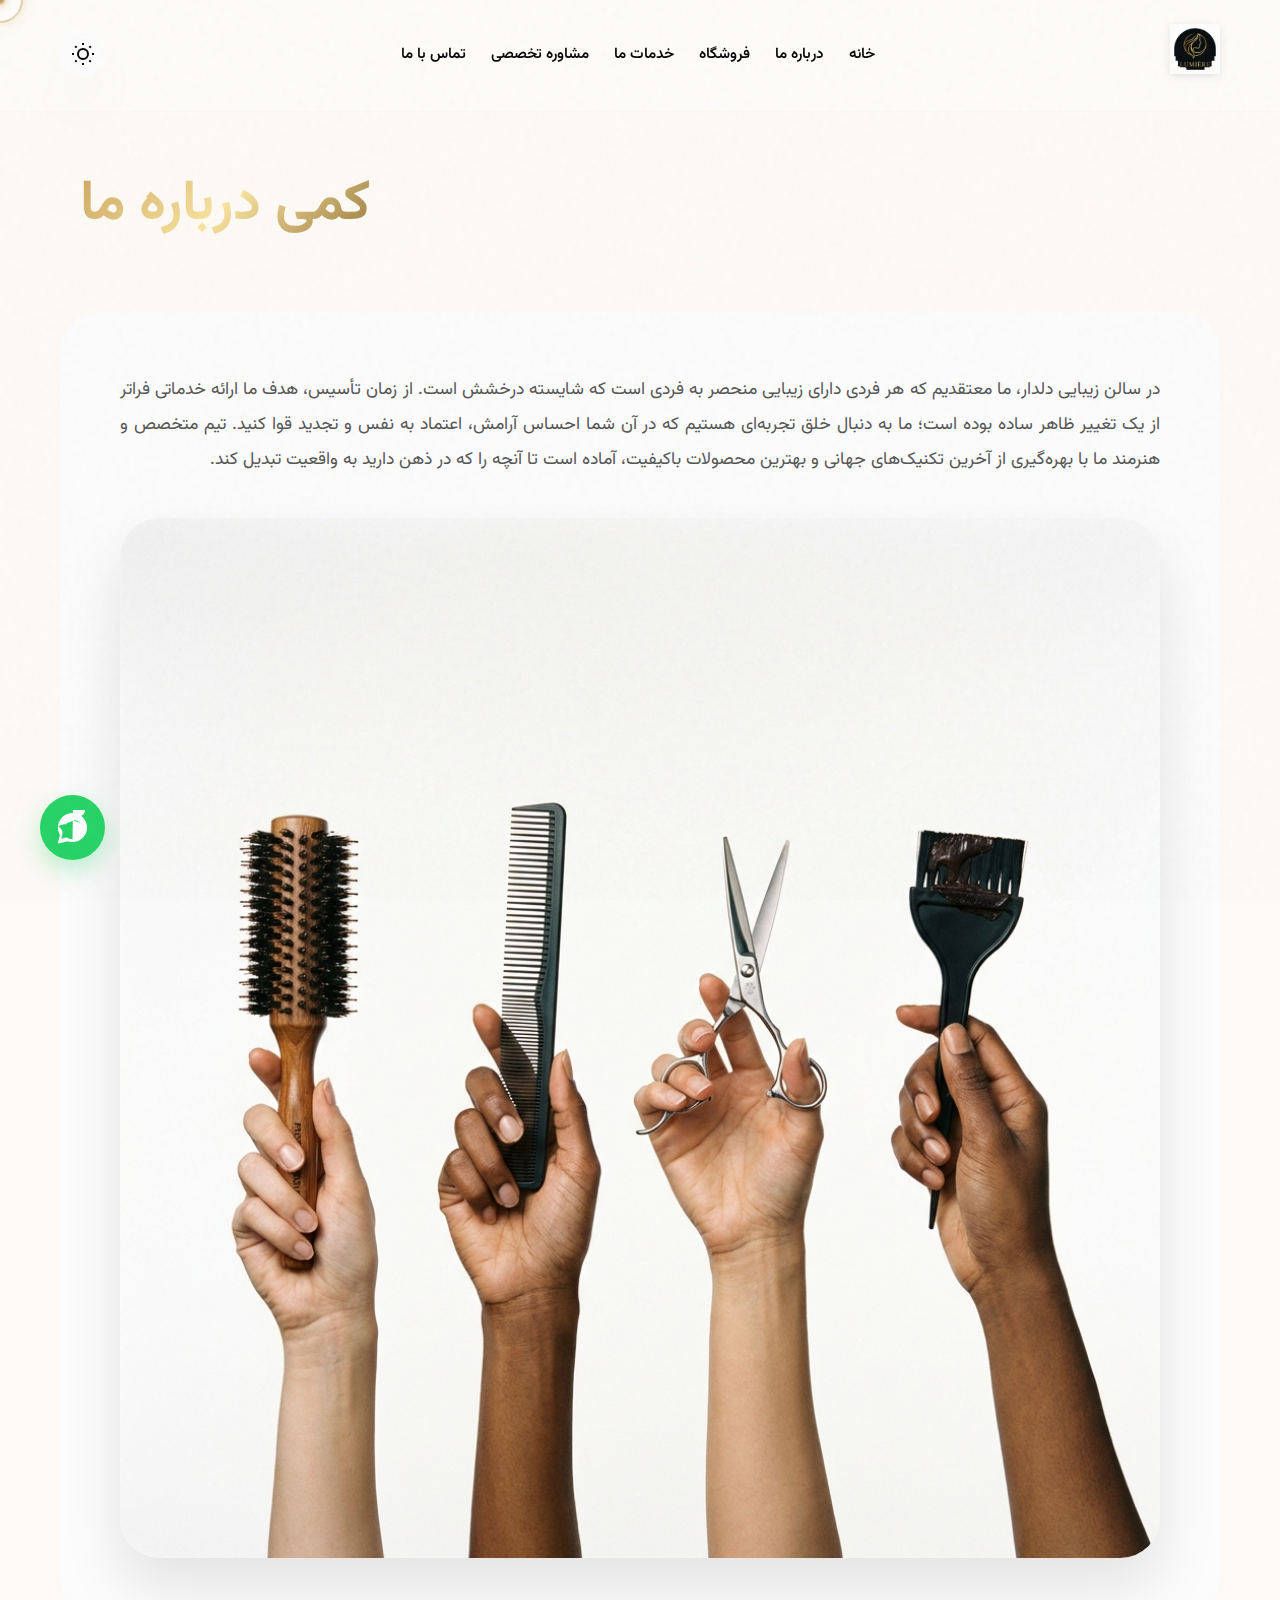
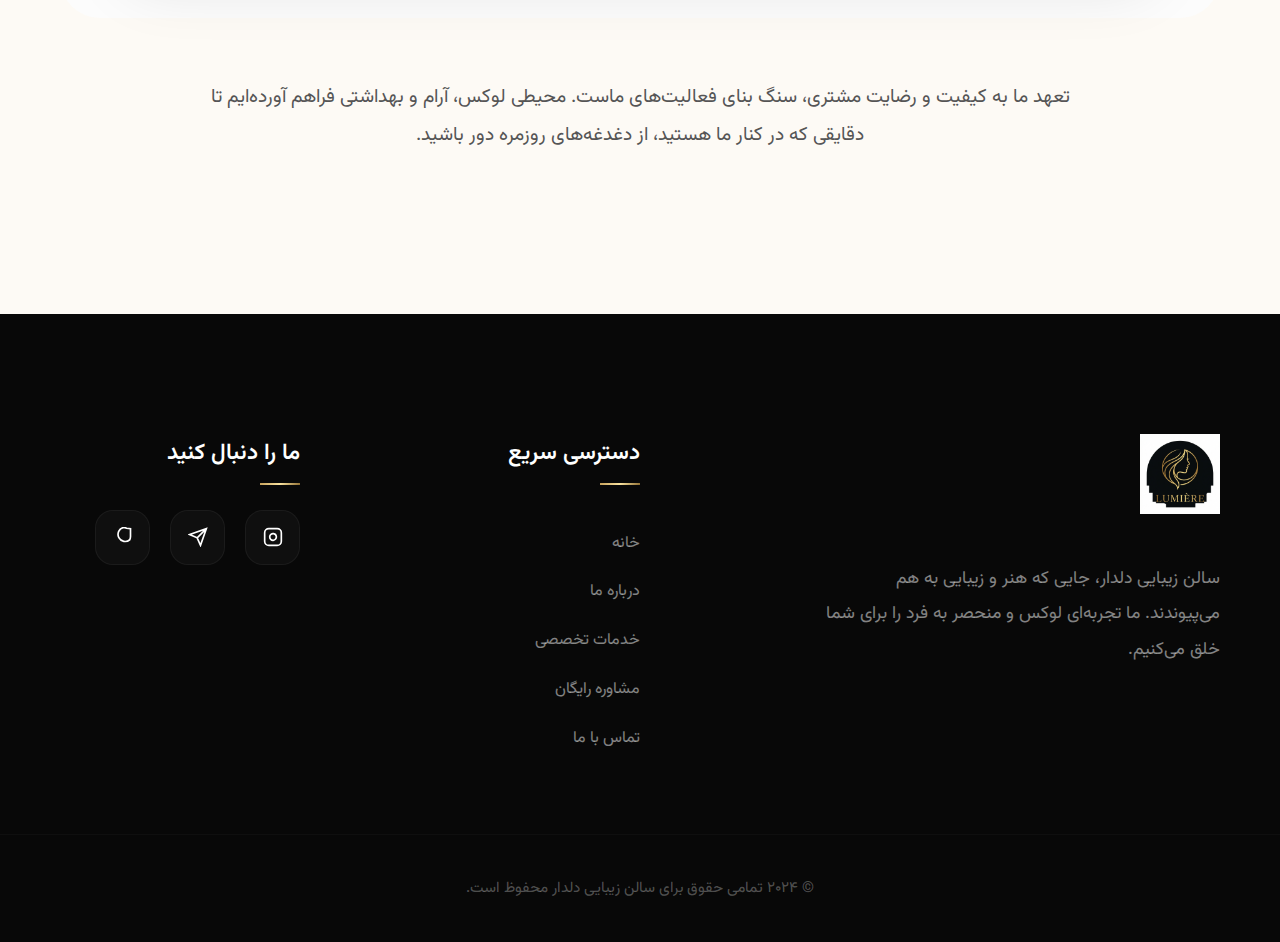
<file: about.html>
<!DOCTYPE html>
<html lang="fa" dir="rtl">

<head>
    <meta charset="UTF-8">
    <meta name="viewport" content="width=device-width, initial-scale=1.0">
    <title>درباره ما | سالن زیبایی دلدار - برترین مرکز تخصصی زیبایی در تهران</title>
    <meta name="description"
        content="با تیم متخصص و هنرمند سالن زیبایی دلدار آشنا شوید. ما تجربه‌ای لوکس و منحصر به فرد از خدمات زیبایی و مراقبتی را برای شما خلق می‌کنیم.">
    <link rel="canonical" href="https://hamedkhomjani.github.io/deldar_beauty/about.html">

    <!-- Open Graph / Facebook -->
    <meta property="og:type" content="website">
    <meta property="og:url" content="https://hamedkhomjani.github.io/deldar_beauty/about.html">
    <meta property="og:title" content="درباره ما | سالن زیبایی دلدار">
    <meta property="og:description" content="آشنایی با تاریخچه، اهداف و تیم متخصص سالن زیبایی دلدار.">
    <meta property="og:image" content="https://hamedkhomjani.github.io/deldar_beauty/assets/images/logo.png">

    <link rel="stylesheet" href="style.css">
    <link rel="preconnect" href="https://fonts.googleapis.com">
    <link rel="preconnect" href="https://fonts.gstatic.com" crossorigin>
    <link href="https://fonts.googleapis.com/css2?family=Vazirmatn:wght@100;400;700&display=swap" rel="stylesheet">
    <style>
        /* Specific Styles for About Page to match the provided design */
        .about-page-content {
            padding-top: 150px;
            padding-bottom: 100px;
            background-color: var(--bg-primary);
        }

        .about-header {
            display: flex;
            justify-content: space-between;
            align-items: center;
            margin-bottom: 60px;
        }

        .about-title {
            font-size: 3.5rem;
            font-weight: 700;
            color: var(--text-primary);
            margin-bottom: 50px;
            text-align: left;
            padding-left: 20px;
        }

        .about-content-box {
            background: var(--bg-secondary);
            border-radius: 40px;
            padding: 60px;
            margin-bottom: 50px;
        }

        .about-text {
            font-size: 1.1rem;
            color: var(--text-secondary);
            line-height: 2;
            margin-bottom: 40px;
            text-align: justify;
        }

        .about-image-container {
            width: 100%;
            border-radius: 20px;
            overflow: hidden;
        }

        .about-image-container img {
            width: 100%;
            display: block;
        }

        .about-extra-text {
            font-size: 1.2rem;
            color: var(--text-secondary);
            line-height: 2;
            text-align: center;
            margin: 60px auto;
            max-width: 900px;
        }

        /* Unique About Footer */
        .about-footer {
            margin-top: 100px;
            padding-bottom: 50px;
        }

        .footer-divider-container {
            display: flex;
            align-items: center;
            gap: 20px;
            margin-bottom: 40px;
        }

        .footer-line {
            flex: 1;
            height: 1px;
            background: var(--glass-border);
        }

        .footer-center-logo {
            width: 60px;
            height: 60px;
        }

        .about-footer-links {
            display: flex;
            justify-content: center;
            gap: 40px;
            flex-wrap: wrap;
        }

        .about-footer-links a {
            text-decoration: none;
            color: var(--text-primary);
            font-weight: 400;
            font-size: 0.95rem;
            transition: 0.3s;
        }

        .about-footer-links a:hover {
            color: var(--accent-gold);
        }

        @media (max-width: 768px) {
            .about-title {
                font-size: 2.5rem;
            }

            .about-content-box {
                padding: 30px;
            }
        }
    </style>
</head>

<body>
    <div class="cursor-dot"></div>
    <div class="cursor-outline"></div>
    <div class="grain-overlay"></div>

    <a href="https://wa.me/989123456789" class="whatsapp-float" target="_blank" aria-label="WhatsApp">
        <svg viewBox="0 0 24 24" fill="currentColor">
            <path
                d="M12.031 6.172c-2.135 0-4.141 1.099-5.323 2.93a.546.546 0 0 0 .755.755c1.182-1.831 3.188-2.93 5.323-2.93 3.515 0 6.375 2.859 6.375 6.375 0 2.135-1.099 4.141-2.93 5.323a.546.546 0 0 0 .755.755c1.831-1.182 2.93-3.188 2.93-5.323 0-3.515-2.859-6.375-6.375-6.375zM12 2C6.477 2 2 6.477 2 12c0 1.891.524 3.66 1.434 5.168l-1.391 5.093a.547.547 0 0 0 .678.678l5.093-1.391C9.317 21.463 10.59 22 12 22c5.523 0 10-4.477 10-10S17.523 2 12 2zm0 18.125c-1.465 0-2.812-.445-3.945-1.195a.547.547 0 0 0-.492-.047l-3.328.914.914-3.328a.547.547 0 0 0-.047-.492c-.75-.1.1.1.1-1.133-1.195-3-2.227-2.812-2.812-3.945c1.195 0 18.125-5.512 18.125-10 0-4.484-3.641-8.125-8.125-8.125z" />
        </svg>
    </a>

    <div class="mobile-booking-dock">
        <button class="btn-dock-booking" onclick="window.location.href='index.html#contact'">
            <span>رزرو نوبت آنلاین</span>
            <svg width="20" height="20" viewBox="0 0 24 24" fill="none" stroke="currentColor" stroke-width="2.5">
                <path d="M5 12h14M12 5l7 7-7 7" />
            </svg>
        </button>
    </div>
    <header id="main-header">
        <nav class="container">
            <div class="logo">
                <a href="index.html"><img src="assets/images/logo.png" alt="سالن زیبایی دلدار"></a>
            </div>


            <div class="nav-links desktop-only">
                <a href="index.html">خانه</a>
                <a href="about.html" class="active">درباره ما</a>
                <a href="shop.html">فروشگاه</a>
                <a href="index.html#services">خدمات ما</a>
                <a href="index.html#consultation">مشاوره تخصصی</a>
                <a href="index.html#contact">تماس با ما</a>
            </div>
            <div class="header-actions">
                <button id="theme-toggle" class="theme-toggle" aria-label="Toggle Theme">
                    <svg class="sun-icon" viewBox="0 0 24 24" width="24" height="24" fill="none" stroke="currentColor"
                        stroke-width="2">
                        <circle cx="12" cy="12" r="5"></circle>
                        <line x1="12" y1="1" x2="12" y2="3"></line>
                        <line x1="12" y1="21" x2="12" y2="23"></line>
                        <line x1="4.22" y1="4.22" x2="5.64" y2="5.64"></line>
                        <line x1="18.36" y1="18.36" x2="19.78" y2="19.78"></line>
                        <line x1="1" y1="12" x2="3" y2="12"></line>
                        <line x1="21" y1="12" x2="23" y2="12"></line>
                        <line x1="4.22" y1="19.78" x2="5.64" y2="18.36"></line>
                        <line x1="18.36" y1="5.64" x2="19.78" y2="4.22"></line>
                    </svg>
                    <svg class="moon-icon" viewBox="0 0 24 24" width="24" height="24" fill="none" stroke="currentColor"
                        stroke-width="2">
                        <path d="M21 12.79A9 9 0 1 1 11.21 3 7 7 0 0 0 21 12.79z"></path>
                    </svg>
                </button>
                <div class="menu-icon" id="menu-toggle">
                    <svg viewBox="0 0 24 24" width="32" height="32" fill="currentColor">
                        <rect y="4" width="24" height="2" rx="1" />
                        <rect y="11" width="24" height="2" rx="1" />
                        <rect y="18" width="24" height="2" rx="1" />
                    </svg>
                </div>
            </div>
        </nav>
    </header>

    <div id="mobile-menu" class="mobile-menu">
        <div class="close-btn" id="menu-close">&times;</div>
        <a href="index.html">خانه</a>
        <a href="about.html">درباره ما</a>
        <a href="shop.html">فروشگاه</a>
        <a href="index.html#services">خدمات ما</a>
        <a href="index.html#consultation">مشاوره تخصصی</a>
        <a href="index.html#contact">تماس با ما</a>
    </div>

    <div class="container about-page-content">
        <h1 class="about-title">
            <span class="text-gradient">کمی درباره ما</span>
        </h1>

        <div class="about-content-box">
            <p class="about-text">
                در سالن زیبایی دلدار، ما معتقدیم که هر فردی دارای زیبایی منحصر به فردی است که شایسته درخشش است. از زمان
                تأسیس، هدف ما ارائه خدماتی فراتر از یک تغییر ظاهر ساده بوده است؛ ما به دنبال خلق تجربه‌ای هستیم که در آن
                شما احساس آرامش، اعتماد به نفس و تجدید قوا کنید. تیم متخصص و هنرمند ما با بهره‌گیری از آخرین تکنیک‌های
                جهانی و بهترین محصولات باکیفیت، آماده است تا آنچه را که در ذهن دارید به واقعیت تبدیل کند.
            </p>
            <div class="about-image-container" style="border-radius: 40px; box-shadow: 0 30px 60px rgba(0,0,0,0.1);">
                <img src="hair_tools_hands.png" alt="Hair Tools" style="transition: transform 0.6s ease;">
            </div>
        </div>

        <p class="about-extra-text">
            تعهد ما به کیفیت و رضایت مشتری، سنگ بنای فعالیت‌های ماست. محیطی لوکس، آرام و بهداشتی فراهم آورده‌ایم تا
            دقایقی که در کنار ما هستید، از دغدغه‌های روزمره دور باشید.
        </p>
    </div>

    <footer class="footer">
        <div class="container footer-grid">
            <div class="footer-col footer-brand">
                <img src="assets/images/logo.png" alt="Logo" class="footer-logo">
                <p>سالن زیبایی دلدار، جایی که هنر و زیبایی به هم می‌پیوندند. ما تجربه‌ای لوکس و منحصر به فرد را برای شما
                    خلق می‌کنیم.</p>
            </div>

            <div class="footer-col footer-links">
                <h4>دسترسی سریع</h4>
                <a href="index.html">خانه</a>
                <a href="about.html">درباره ما</a>
                <a href="index.html#services">خدمات تخصصی</a>
                <a href="index.html#consultation">مشاوره رایگان</a>
                <a href="index.html#contact">تماس با ما</a>
            </div>

            <div class="footer-col footer-social">
                <h4>ما را دنبال کنید</h4>
                <div class="social-links-v2">
                    <a href="#" class="social-box" aria-label="Instagram">
                        <svg width="20" height="20" viewBox="0 0 24 24" fill="none" stroke="currentColor"
                            stroke-width="2">
                            <rect x="2" y="2" width="20" height="20" rx="5" ry="5"></rect>
                            <path d="M16 11.37A4 4 0 1 1 12.63 8 4 4 0 0 1 16 11.37z"></path>
                            <line x1="17.5" y1="6.5" x2="17.51" y2="6.5"></line>
                        </svg>
                    </a>
                    <a href="#" class="social-box" aria-label="Telegram">
                        <svg width="20" height="20" viewBox="0 0 24 24" fill="none" stroke="currentColor"
                            stroke-width="2">
                            <path d="M22 2L11 13M22 2l-7 20-4-9-9-4 20-7z"></path>
                        </svg>
                    </a>
                    <a href="#" class="social-box" aria-label="WhatsApp">
                        <svg width="20" height="20" viewBox="0 0 24 24" fill="none" stroke="currentColor"
                            stroke-width="2">
                            <path
                                d="M21 11.5a8.38 8.38 0 0 1-.9 3.8 8.5 8.5 0 1 1-7.6-14.7 8.38 8.38 0 0 1 3.8.9L21 2z">
                            </path>
                        </svg>
                    </a>
                </div>
            </div>
        </div>
        <div class="footer-bottom">
            <div class="container">
                <p>&copy; ۲۰۲۴ تمامی حقوق برای سالن زیبایی دلدار محفوظ است.</p>
            </div>
        </div>
    </footer>
    <script src="scripts/main.js"></script>
</body>

</html>
</file>
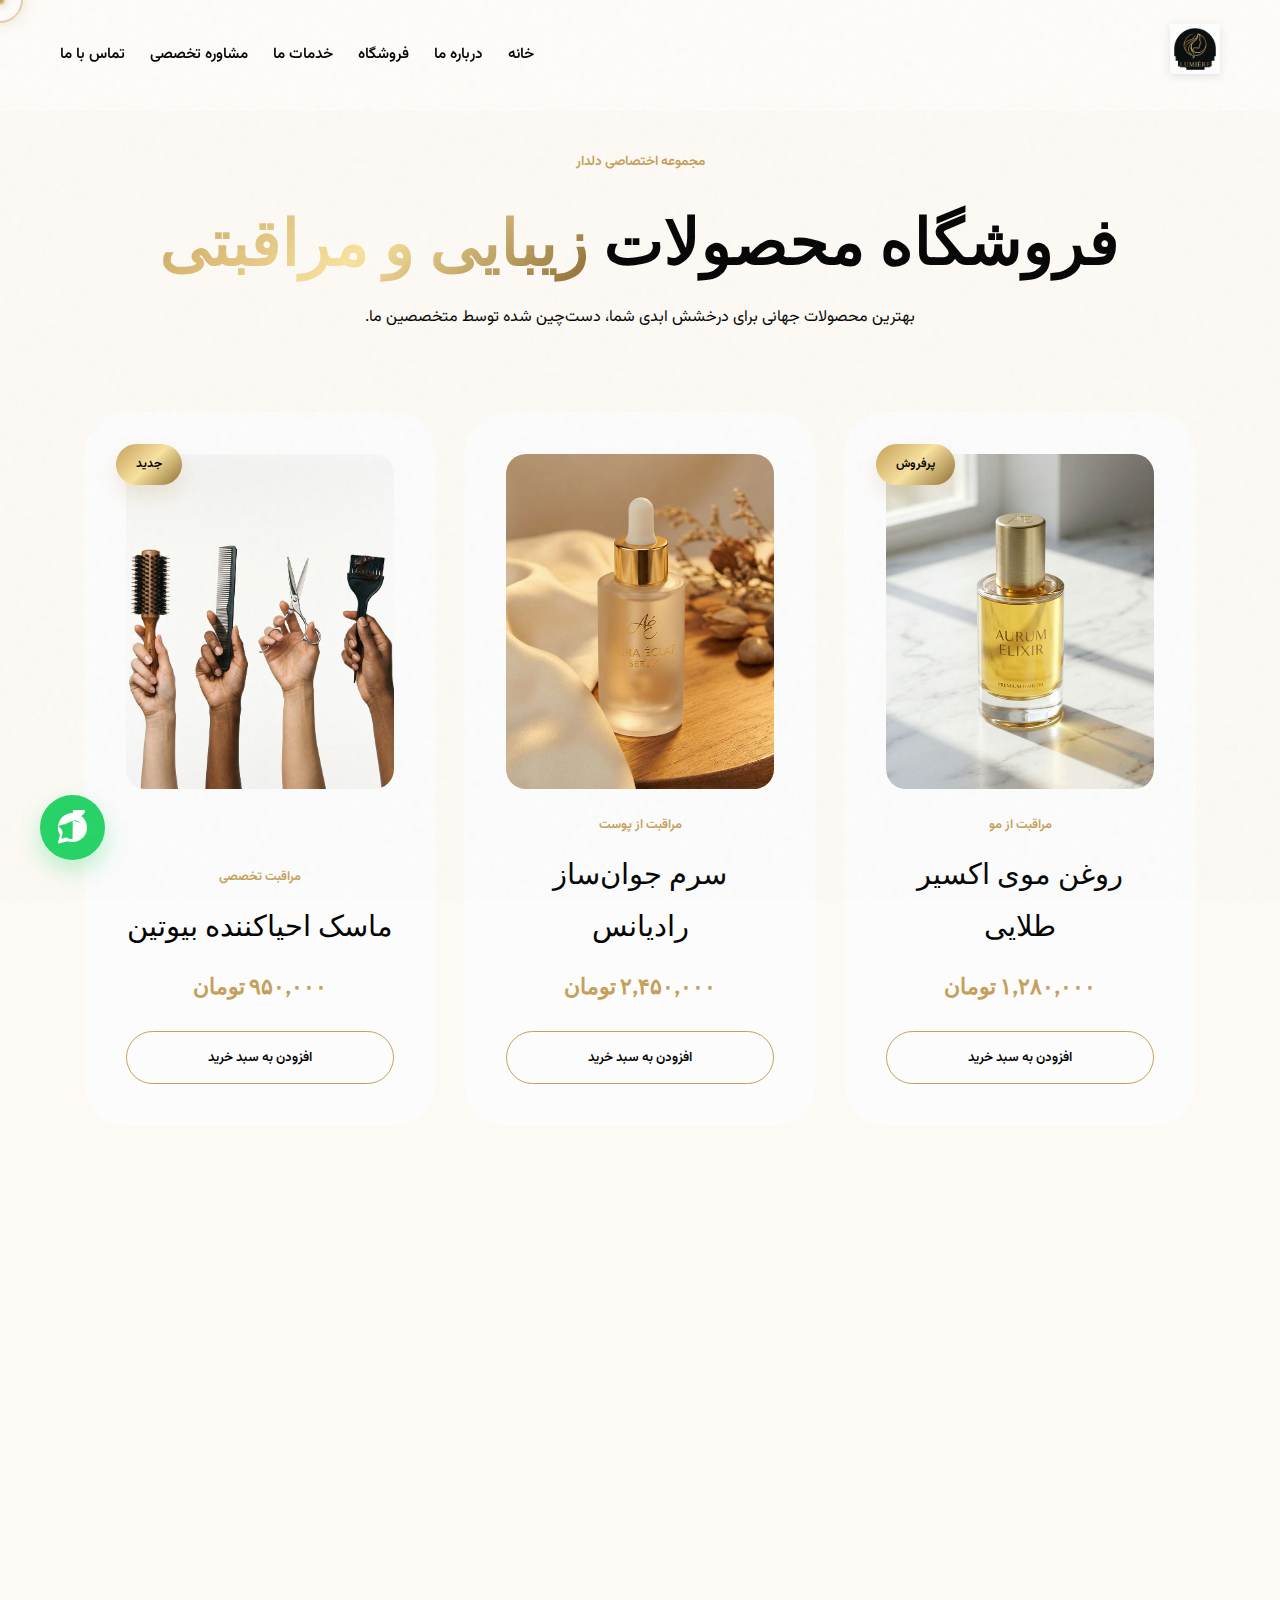
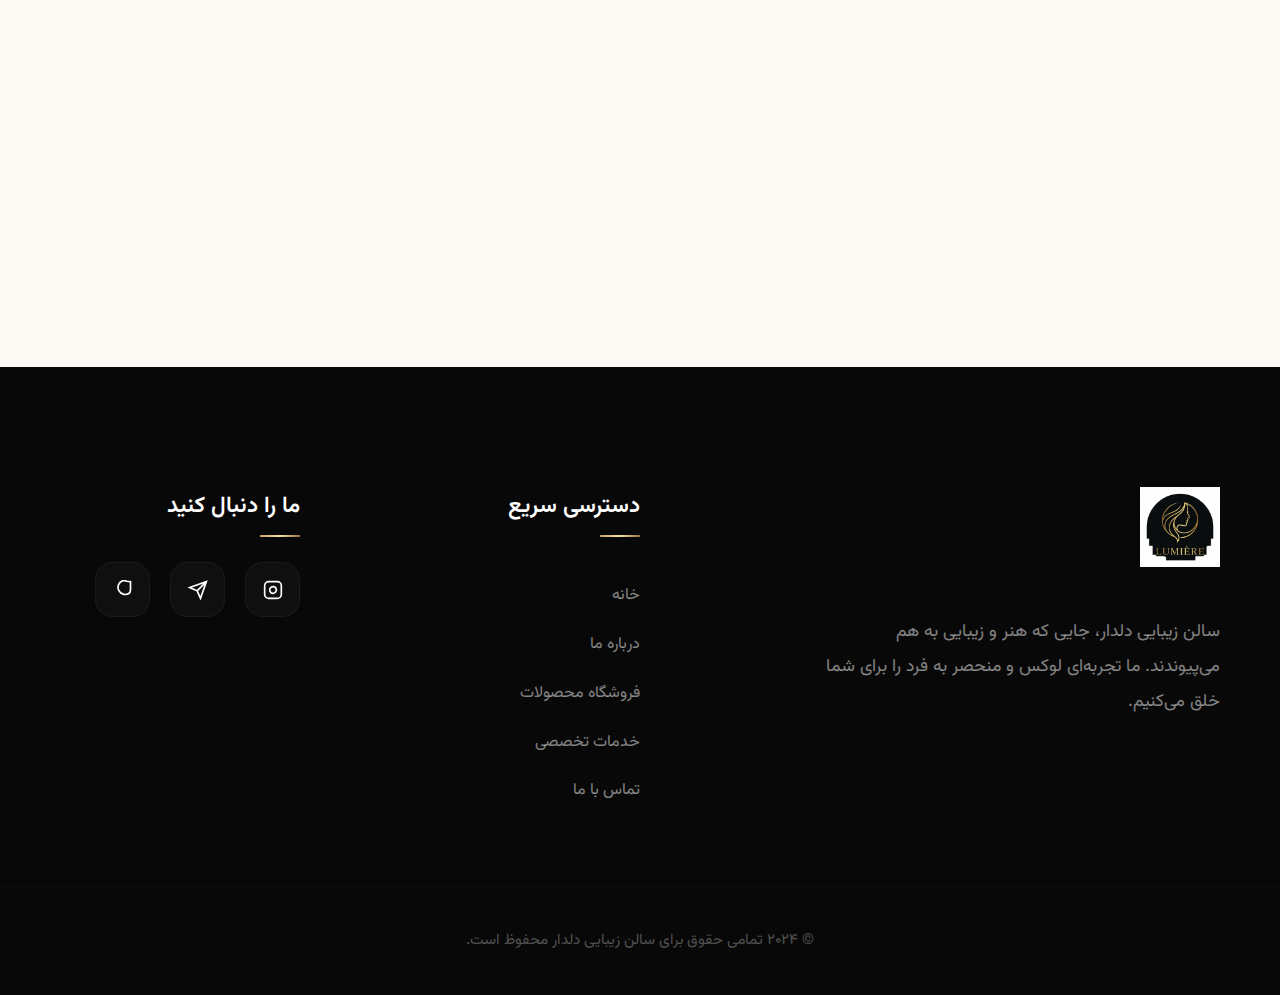
<file: checkout.html>
<!DOCTYPE html>
<html lang="fa" dir="rtl">

<head>
    <meta charset="UTF-8">
    <meta name="viewport" content="width=device-width, initial-scale=1.0">
    <title>تکمیل سفارش | سالن زیبایی دلدار</title>
    <meta name="description" content="تکمیل سفارش و پرداخت نهایی محصولات زیبایی و مراقبتی سالن دلدار.">
    <link rel="stylesheet" href="style.css">
    <link rel="preconnect" href="https://fonts.googleapis.com">
    <link rel="preconnect" href="https://fonts.gstatic.com" crossorigin>
    <link
        href="https://fonts.googleapis.com/css2?family=Outfit:wght@300;400;600;700&family=Playfair+Display:ital,wght@0,400..900;1,400..900&family=Vazirmatn:wght@100;400;700&display=swap"
        rel="stylesheet">
</head>

<body class="checkout-page-body">
    <div class="cursor-dot"></div>
    <div class="cursor-outline"></div>

    <header id="main-header">
        <nav class="container">
            <div class="logo">
                <a href="index.html"><img src="assets/images/logo.png" alt="سالن زیبایی دلدار"></a>
            </div>
            <div class="nav-links desktop-only">
                <a href="index.html">خانه</a>
                <a href="about.html">درباره ما</a>
                <a href="shop.html">فروشگاه</a>
                <a href="index.html#services">خدمات ما</a>
                <a href="index.html#contact">تماس با ما</a>
            </div>
            <div class="header-actions">
                <button id="theme-toggle" class="theme-toggle" aria-label="Toggle Theme">
                    <svg class="sun-icon" viewBox="0 0 24 24" width="24" height="24" fill="none" stroke="currentColor"
                        stroke-width="2">
                        <circle cx="12" cy="12" r="5"></circle>
                        <line x1="12" y1="1" x2="12" y2="3"></line>
                        <line x1="12" y1="21" x2="12" y2="23"></line>
                        <line x1="4.22" y1="4.22" x2="5.64" y2="5.64"></line>
                        <line x1="18.36" y1="18.36" x2="19.78" y2="19.78"></line>
                        <line x1="1" y1="12" x2="3" y2="12"></line>
                        <line x1="21" y1="12" x2="23" y2="12"></line>
                        <line x1="4.22" y1="19.78" x2="5.64" y2="18.36"></line>
                        <line x1="18.36" y1="5.64" x2="19.78" y2="4.22"></line>
                    </svg>
                    <svg class="moon-icon" viewBox="0 0 24 24" width="24" height="24" fill="none" stroke="currentColor"
                        stroke-width="2">
                        <path d="M21 12.79A9 9 0 1 1 11.21 3 7 7 0 0 0 21 12.79z"></path>
                    </svg>
                </button>
            </div>
        </nav>
    </header>

    <main class="container checkout-container">
        <div class="checkout-grid">
            <!-- Left Side: Form -->
            <div class="checkout-form-section" data-reveal>
                <h1 class="text-gradient">اطلاعات ارسال و پرداخت</h1>
                <form id="checkout-form" class="premium-form">
                    <div class="form-row">
                        <div class="form-group">
                            <label for="full-name">نام و نام خانوادگی</label>
                            <input type="text" id="full-name" required placeholder="مثال: سارا احمدی">
                        </div>
                        <div class="form-group">
                            <label for="phone">شماره تماس</label>
                            <input type="tel" id="phone" required placeholder="۰۹۱۲۰۰۰۰۰۰۰">
                        </div>
                    </div>
                    <div class="form-group">
                        <label for="email">ایمیل (اختیاری)</label>
                        <input type="email" id="email" placeholder="example@mail.com">
                    </div>
                    <div class="form-group">
                        <label for="address">آدرس دقیق پستی</label>
                        <textarea id="address" required placeholder="استان، شهر، خیابان..."></textarea>
                    </div>
                    <div class="form-row">
                        <div class="form-group">
                            <label for="postal-code">کد پستی</label>
                            <input type="text" id="postal-code" placeholder="۱۲۳۴۵۶۷۸۹۰">
                        </div>
                        <div class="form-group">
                            <label for="payment-method">روش پرداخت</label>
                            <select id="payment-method">
                                <option value="gateway">درگاه آنلاین بانکی</option>
                                <option value="card">کارت به کارت</option>
                            </select>
                        </div>
                    </div>
                    <button type="submit" class="btn-checkout-final">ثبت و پرداخت نهایی</button>
                </form>
            </div>

            <!-- Right Side: Summary -->
            <div class="order-summary-section" data-reveal>
                <div class="summary-card">
                    <h3>خلاصه سفارش</h3>
                    <div id="checkout-items-list" class="checkout-items">
                        <!-- Items injected by JS -->
                    </div>
                    <div class="summary-details">
                        <div class="summary-line">
                            <span>قیمت محصولات:</span>
                            <span id="subtotal">۰ تومان</span>
                        </div>
                        <div class="summary-line">
                            <span>هزینه ارسال:</span>
                            <span class="free">رایگان</span>
                        </div>
                        <div class="divider"></div>
                        <div class="summary-line total">
                            <span>جمع کل نهایی:</span>
                            <span id="final-total">۰ تومان</span>
                        </div>
                    </div>
                </div>
            </div>
        </div>
    </main>

    <div id="success-overlay" class="success-overlay">
        <div class="success-content">
            <div class="success-icon">
                <svg viewBox="0 0 24 24" width="60" height="60" fill="none" stroke="currentColor" stroke-width="3">
                    <polyline points="20 6 9 17 4 12"></polyline>
                </svg>
            </div>
            <h2>سفارش شما با موفقیت ثبت شد!</h2>
            <p>سپاس از انتخاب شما. کد پیگیری به زودی برای شما پیامک خواهد شد.</p>
            <button class="btn-premium" onclick="window.location.href='index.html'">بازگشت به خانه</button>
        </div>
    </div>

    <script src="scripts/main.js"></script>
    <script>
        document.addEventListener('DOMContentLoaded', () => {
            const checkoutItemsList = document.getElementById('checkout-items-list');
            const subtotalEl = document.getElementById('subtotal');
            const finalTotalEl = document.getElementById('final-total');
            const checkoutForm = document.getElementById('checkout-form');
            const successOverlay = document.getElementById('success-overlay');

            let checkoutCart = JSON.parse(localStorage.getItem('deldar_cart')) || [];

            if (checkoutCart.length === 0) {
                window.location.href = 'shop.html';
                return;
            }

            function renderCheckoutSummary() {
                let total = 0;
                checkoutItemsList.innerHTML = '';

                checkoutCart.forEach(item => {
                    total += item.price * item.quantity;
                    const itemEl = document.createElement('div');
                    itemEl.className = 'summary-item';
                    itemEl.innerHTML = `
                        <div class="item-info">
                            <span class="name">${item.name}</span>
                            <span class="qty">(${item.quantity.toLocaleString('fa-IR')} عدد)</span>
                        </div>
                        <span class="price">${(item.price * item.quantity).toLocaleString('fa-IR')} تومان</span>
                    `;
                    checkoutItemsList.appendChild(itemEl);
                });

                subtotalEl.textContent = `${total.toLocaleString('fa-IR')} تومان`;
                finalTotalEl.textContent = `${total.toLocaleString('fa-IR')} تومان`;
            }

            checkoutForm.addEventListener('submit', (e) => {
                e.preventDefault();
                // Simulate order processing
                localStorage.removeItem('deldar_cart');
                successOverlay.classList.add('active');
            });

            renderCheckoutSummary();
        });
    </script>
</body>

</html>
</file>
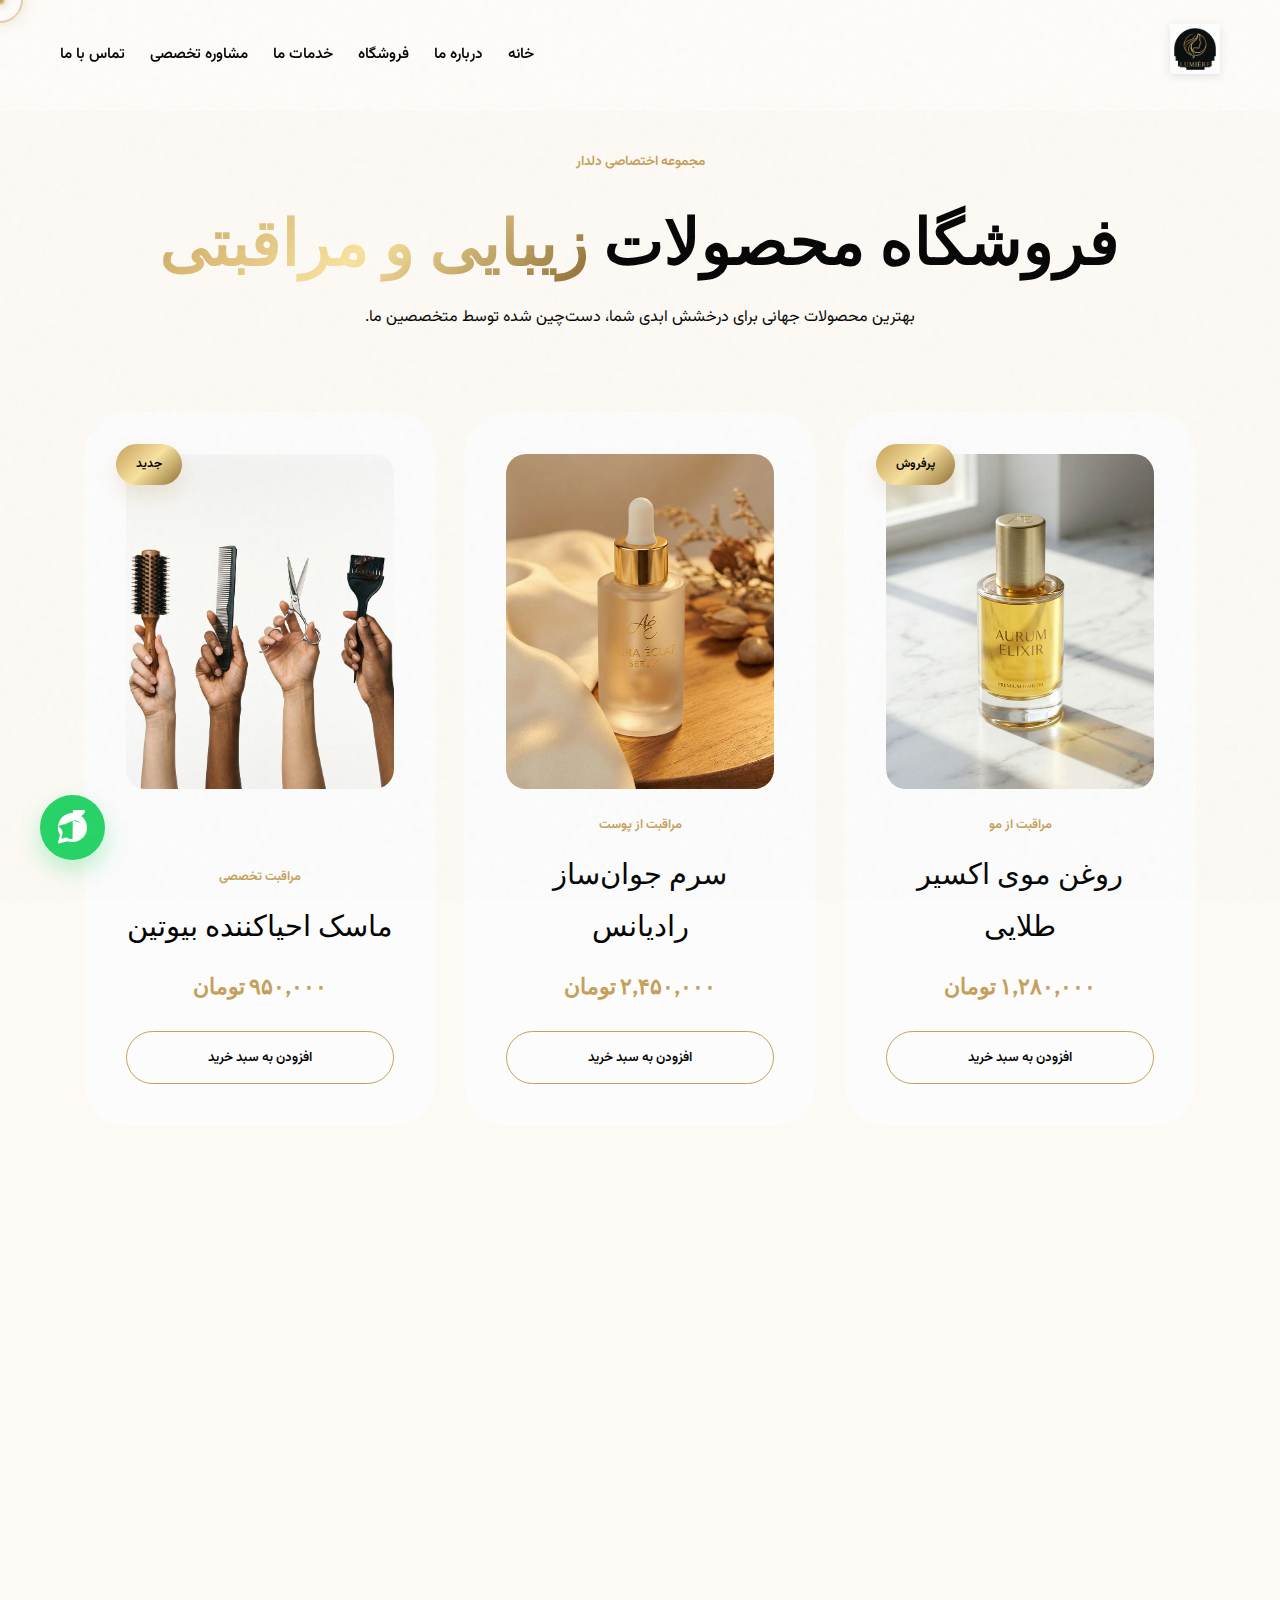
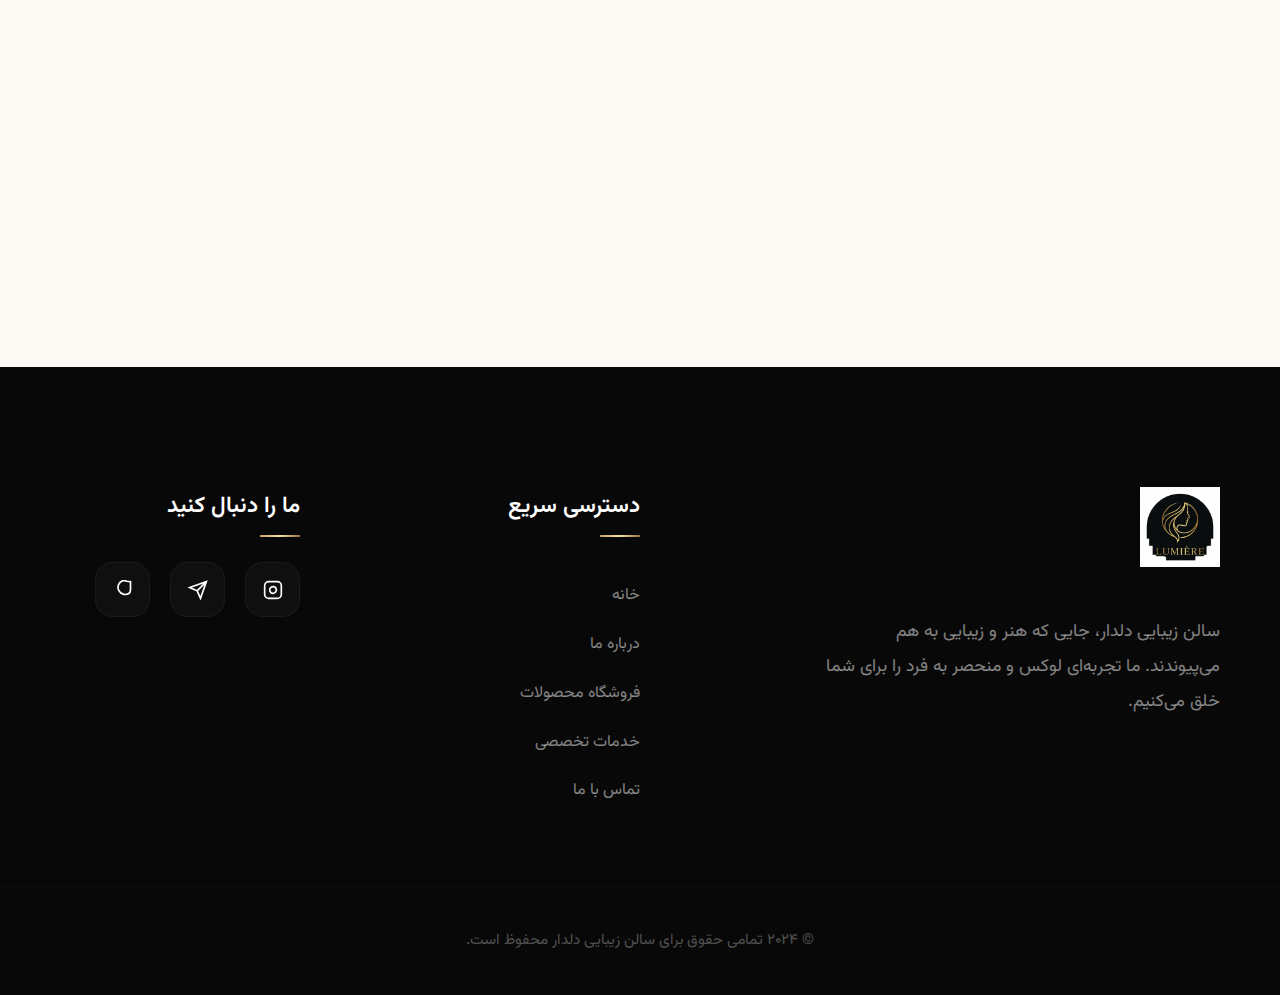
<file: shop.html>
<!DOCTYPE html>
<html lang="fa" dir="rtl">

<head>
    <meta charset="UTF-8">
    <meta name="viewport" content="width=device-width, initial-scale=1.0">
    <title>فروشگاه محصولات | سالن زیبایی دلدار</title>
    <link rel="stylesheet" href="style.css">
    <link rel="preconnect" href="https://fonts.googleapis.com">
    <link rel="preconnect" href="https://fonts.gstatic.com" crossorigin>
    <link
        href="https://fonts.googleapis.com/css2?family=Outfit:wght@300;400;600;700&family=Playfair+Display:ital,wght@0,400..900;1,400..900&family=Vazirmatn:wght@100;400;700&display=swap"
        rel="stylesheet">
</head>

<body>
    <div class="cursor-dot"></div>
    <div class="cursor-outline"></div>
    <div class="grain-overlay"></div>

    <a href="https://wa.me/989123456789" class="whatsapp-float" target="_blank" aria-label="WhatsApp">
        <svg viewBox="0 0 24 24" fill="currentColor">
            <path
                d="M12.031 6.172c-2.135 0-4.141 1.099-5.323 2.93a.546.546 0 0 0 .755.755c1.182-1.831 3.188-2.93 5.323-2.93 3.515 0 6.375 2.859 6.375 6.375 0 2.135-1.099 4.141-2.93 5.323a.546.546 0 0 0 .755.755c1.831-1.182 2.93-3.188 2.93-5.323 0-3.515-2.859-6.375-6.375-6.375zM12 2C6.477 2 2 6.477 2 12c0 1.891.524 3.66 1.434 5.168l-1.391 5.093a.547.547 0 0 0 .678.678l5.093-1.391C9.317 21.463 10.59 22 12 22c5.523 0 10-4.477 10-10S17.523 2 12 2zm0 18.125c-1.465 0-2.812-.445-3.945-1.195a.547.547 0 0 0-.492-.047l-3.328.914.914-3.328a.547.547 0 0 0-.047-.492c-.75-.1.1.1.1-1.133-1.195-3-2.227-2.812-2.812-3.945c1.195 0 18.125-5.512 18.125-10 0-4.484-3.641-8.125-8.125-8.125z" />
        </svg>
    </a>

    <div class="mobile-booking-dock">
        <button class="btn-dock-booking" onclick="window.location.href='index.html#contact'">
            <span>رزرو نوبت آنلاین</span>
            <svg width="20" height="20" viewBox="0 0 24 24" fill="none" stroke="currentColor" stroke-width="2.5">
                <path d="M5 12h14M12 5l7 7-7 7" />
            </svg>
        </button>
    </div>

    <header id="main-header">
        <nav class="container">
            <div class="logo">
                <a href="index.html"><img src="assets/images/logo.png" alt="سالن زیبایی دلدار"></a>
            </div>
            <div class="nav-links desktop-only">
                <a href="index.html">خانه</a>
                <a href="about.html">درباره ما</a>
                <a href="shop.html" class="active">فروشگاه</a>
                <a href="index.html#services">خدمات ما</a>
                <a href="index.html#consultation">مشاوره تخصصی</a>
                <a href="index.html#contact">تماس با ما</a>
            </div>
            <div class="menu-icon" id="menu-toggle">
                <svg viewBox="0 0 24 24" width="32" height="32" fill="currentColor">
                    <rect y="4" width="24" height="2" rx="1" />
                    <rect y="11" width="24" height="2" rx="1" />
                    <rect y="18" width="24" height="2" rx="1" />
                </svg>
            </div>
        </nav>
    </header>

    <div id="mobile-menu" class="mobile-menu">
        <div class="close-btn" id="menu-close">&times;</div>
        <a href="index.html">خانه</a>
        <a href="about.html">درباره ما</a>
        <a href="shop.html">فروشگاه</a>
        <a href="index.html#services">خدمات ما</a>
        <a href="index.html#consultation">مشاوره تخصصی</a>
        <a href="index.html#contact">تماس با ما</a>
    </div>

    <main class="shop-page container">
        <header class="shop-header" data-reveal>
            <p class="section-tagline">مجموعه اختصاصی دلدار</p>
            <h1>فروشگاه محصولات <span class="text-gradient">زیبایی و مراقبتی</span></h1>
            <p>بهترین محصولات جهانی برای درخشش ابدی شما، دست‌چین شده توسط متخصصین ما.</p>
        </header>

        <div class="product-grid">
            <!-- Product 1 -->
            <div class="product-card" data-reveal>
                <span class="product-badge">پرفروش</span>
                <div class="product-image">
                    <img src="assets/images/product-hair-oil.png" alt="اکسیر موی طلایی">
                </div>
                <div class="product-info">
                    <span class="product-category">مراقبت از مو</span>
                    <h3 class="product-title">روغن موی اکسیر طلایی</h3>
                    <p class="product-price">۱,۲۸۰,۰۰۰ تومان</p>
                    <button class="btn-add-cart">افزودن به سبد خرید</button>
                </div>
            </div>

            <!-- Product 2 -->
            <div class="product-card" data-reveal>
                <div class="product-image">
                    <img src="assets/images/product-skin-serum.png" alt="سرم جوان‌ساز صورت">
                </div>
                <div class="product-info">
                    <span class="product-category">مراقبت از پوست</span>
                    <h3 class="product-title">سرم جوان‌ساز رادیانس</h3>
                    <p class="product-price">۲,۴۵۰,۰۰۰ تومان</p>
                    <button class="btn-add-cart">افزودن به سبد خرید</button>
                </div>
            </div>

            <!-- Product 3 -->
            <div class="product-card" data-reveal>
                <span class="product-badge">جدید</span>
                <div class="product-image">
                    <img src="hair_tools_hands.png" alt="ماسک موی پروتئین">
                </div>
                <div class="product-info">
                    <span class="product-category">مراقبت تخصصی</span>
                    <h3 class="product-title">ماسک احیاکننده بیوتین</h3>
                    <p class="product-price">۹۵۰,۰۰۰ تومان</p>
                    <button class="btn-add-cart">افزودن به سبد خرید</button>
                </div>
            </div>

            <!-- Product 4 -->
            <div class="product-card" data-reveal>
                <div class="product-image">
                    <img src="assets/images/consultation.png" alt="پک محصولات مراقبتی">
                </div>
                <div class="product-info">
                    <span class="product-category">پکیج هدیه</span>
                    <h3 class="product-title">مجموعه لوکس مراقبتی</h3>
                    <p class="product-price">۴,۸۰۰,۰۰۰ تومان</p>
                    <button class="btn-add-cart">افزودن به سبد خرید</button>
                </div>
            </div>
        </div>
    </main>

    <footer class="footer">
        <div class="container footer-grid">
            <div class="footer-col footer-brand">
                <img src="assets/images/logo.png" alt="Logo" class="footer-logo">
                <p>سالن زیبایی دلدار، جایی که هنر و زیبایی به هم می‌پیوندند. ما تجربه‌ای لوکس و منحصر به فرد را برای شما
                    خلق می‌کنیم.</p>
            </div>

            <div class="footer-col footer-links">
                <h4>دسترسی سریع</h4>
                <a href="index.html">خانه</a>
                <a href="about.html">درباره ما</a>
                <a href="shop.html">فروشگاه محصولات</a>
                <a href="index.html#services">خدمات تخصصی</a>
                <a href="index.html#contact">تماس با ما</a>
            </div>

            <div class="footer-col footer-social">
                <h4>ما را دنبال کنید</h4>
                <div class="social-links-v2">
                    <a href="#" class="social-box" aria-label="Instagram">
                        <svg width="20" height="20" viewBox="0 0 24 24" fill="none" stroke="currentColor"
                            stroke-width="2">
                            <rect x="2" y="2" width="20" height="20" rx="5" ry="5"></rect>
                            <path d="M16 11.37A4 4 0 1 1 12.63 8 4 4 0 0 1 16 11.37z"></path>
                            <line x1="17.5" y1="6.5" x2="17.51" y2="6.5"></line>
                        </svg>
                    </a>
                    <a href="#" class="social-box" aria-label="Telegram">
                        <svg width="20" height="20" viewBox="0 0 24 24" fill="none" stroke="currentColor"
                            stroke-width="2">
                            <path d="M22 2L11 13M22 2l-7 20-4-9-9-4 20-7z"></path>
                        </svg>
                    </a>
                    <a href="#" class="social-box" aria-label="WhatsApp">
                        <svg width="20" height="20" viewBox="0 0 24 24" fill="none" stroke="currentColor"
                            stroke-width="2">
                            <path
                                d="M21 11.5a8.38 8.38 0 0 1-.9 3.8 8.5 8.5 0 1 1-7.6-14.7 8.38 8.38 0 0 1 3.8.9L21 2z">
                            </path>
                        </svg>
                    </a>
                </div>
            </div>
        </div>
        <div class="footer-bottom">
            <div class="container">
                <p>&copy; ۲۰۲۴ تمامی حقوق برای سالن زیبایی دلدار محفوظ است.</p>
            </div>
        </div>
    </footer>

    <script src="scripts/main.js"></script>
</body>

</html>
</file>
<file: style.css>
@import url('https://fonts.googleapis.com/css2?family=Outfit:wght@300;400;600;700&family=Playfair+Display:ital,wght@0,400..900;1,400..900&family=Vazirmatn:wght@100;400;700&display=swap');

:root {
    /* Theme Colors - Light (Default) */
    --bg-primary: #fdfaf5;
    /* --soft-cream */
    --bg-secondary: #fcfcfc;
    /* --silk-white */
    --text-primary: #050505;
    /* --dark-charcoal */
    --text-secondary: #555555;
    --glass-bg: rgba(255, 255, 255, 0.45);
    --glass-border: rgba(255, 255, 255, 0.5);

    /* Permanent Colors */
    --gold-gradient: linear-gradient(135deg, #c5a059 0%, #f9e29f 50%, #8e6d31 100%);
    --gold-silk: linear-gradient(135deg, #b38b47 0%, #e0c28d 50%, #b38b47 100%);
    --gold-glow: 0 0 30px rgba(197, 160, 89, 0.4);
    --dark-charcoal: #050505;
    --medium-charcoal: #111111;
    --soft-cream: #fdfaf5;
    --silk-white: #fcfcfc;
    --accent-gold: #c5a059;
    --accent-gold-light: #e0c28d;
    --dark-glass-bg: rgba(5, 5, 5, 0.85);
    --dark-glass-border: rgba(255, 255, 255, 0.1);
    --card-shadow: 0 30px 60px -12px rgba(0, 0, 0, 0.15);
    --transition-smooth: all 0.8s cubic-bezier(0.16, 1, 0.3, 1);
    --header-height: 110px;
    --cart-width: 450px;
}

/* Dark Theme Overrides */
body.dark-theme {
    --bg-primary: #050505;
    --bg-secondary: #111111;
    --text-primary: #fdfaf5;
    --text-secondary: #cccccc;
    --glass-bg: rgba(5, 5, 5, 0.45);
    --glass-border: rgba(255, 255, 255, 0.05);
    --card-shadow: 0 30px 60px -12px rgba(0, 0, 0, 0.5);
}

* {
    margin: 0;
    padding: 0;
    box-sizing: border-box;
}

html {
    scroll-behavior: smooth;
}

/* --- Grain Overlay --- */
.grain-overlay {
    position: fixed;
    top: 0;
    left: 0;
    width: 100%;
    height: 100%;
    background-image: url("data:image/svg+xml,%3Csvg viewBox='0 0 200 200' xmlns='http://www.w3.org/2000/svg'%3E%3Cfilter id='noiseFilter'%3E%3CfeTurbulence type='fractalNoise' baseFrequency='0.65' numOctaves='3' stitchTiles='stitch'/%3E%3C/filter%3E%3Crect width='100%25' height='100%25' filter='url(%23noiseFilter)'/%3E%3C/svg%3E");
    opacity: 0.04;
    pointer-events: none;
    z-index: 9999;
}

body {
    direction: rtl;
    background-color: var(--bg-primary);
    color: var(--text-primary);
    font-family: 'Vazirmatn', sans-serif;
    line-height: 1.8;
    overflow-x: hidden;
    -webkit-font-smoothing: antialiased;
    -moz-osx-font-smoothing: grayscale;
    transition: background-color 0.6s ease, color 0.6s ease;
}

/* Hide default cursor for custom cursor */
body,
body * {
    cursor: none !important;
}

/* Show default cursor in cart drawer for better UX */
.cart-drawer,
.cart-drawer * {
    cursor: auto !important;
}

/* Pointer cursor for interactive elements in cart */
.cart-drawer button,
.cart-drawer a,
.cart-drawer .qty-btn,
.cart-drawer .remove-item {
    cursor: pointer !important;
}

/* Show default cursor in modals */
/* Show default cursor in modals - REMOVED to keep custom cursor
.modal,
.modal * {
    cursor: auto !important;
} */

/* Pointer cursor for interactive elements in modals */
.modal button,
.modal a,
.modal .close-modal,
.modal input,
.modal select,
.modal textarea {
    cursor: pointer !important;
}

.modal .close-modal {
    z-index: 100 !important;
    /* Ensure it is on top */
}

.modal input,
.modal textarea {
    cursor: text !important;
}


/* Custom Cursor */
.cursor-dot,
.cursor-outline {
    pointer-events: none;
    position: fixed;
    top: 0;
    left: 0;
    transform: translate(-50%, -50%);
    border-radius: 50%;
    z-index: 99999;
    will-change: transform;
    transition: opacity 0.3s ease;
    /* Smooth fade in/out when hiding */
}

.cursor-dot {
    width: 8px;
    height: 8px;
    background-color: var(--accent-gold);
    box-shadow: 0 0 10px var(--accent-gold);
}

.cursor-outline {
    width: 45px;
    height: 45px;
    border: 1.5px solid var(--accent-gold);
    box-shadow: 0 0 15px rgba(197, 160, 89, 0.3);
    backdrop-filter: blur(1px);
    transition: transform 0.3s ease, background-color 0.3s ease, border-color 0.3s ease;
}

@media (max-width: 1024px) {

    /* Restore default cursor on mobile/tablet */
    body,
    body * {
        cursor: auto !important;
    }

    /* Hide custom cursor elements */
    .cursor-dot,
    .cursor-outline {
        display: none;
    }
}

/* Custom Scrollbar */
::-webkit-scrollbar {
    width: 8px;
}

::-webkit-scrollbar-track {
    background: var(--soft-cream);
}

::-webkit-scrollbar-thumb {
    background: var(--accent-gold);
    border-radius: 10px;
}

::-webkit-scrollbar-thumb:hover {
    background: var(--dark-charcoal);
}

/* --- Page Transitions --- */
@keyframes pageReveal {
    from {
        opacity: 0;
        transform: translateY(10px);
    }

    to {
        opacity: 1;
        transform: translateY(0);
    }
}

main {
    animation: pageReveal 1.5s cubic-bezier(0.16, 1, 0.3, 1) forwards;
}

/* --- Scroll Reveal Animation --- */
[data-reveal] {
    opacity: 0;
    transform: translateY(30px);
    transition: opacity 0.8s cubic-bezier(0.16, 1, 0.3, 1), transform 0.8s cubic-bezier(0.16, 1, 0.3, 1);
}

[data-reveal].visible {
    opacity: 1;
    transform: translateY(0);
}


.container {
    max-width: 1400px;
    margin: 0 auto;
    padding: 0 60px;
}

/* --- Header --- */
#main-header {
    height: var(--header-height);
    background: transparent;
    border-bottom: 1px solid transparent;
    position: fixed;
    top: 0;
    width: 100%;
    z-index: 3000;
    display: flex;
    align-items: center;
    transition: var(--transition-smooth);
}

/* For non-index pages, show glass background by default */
body:not(.home-page) #main-header {
    background: var(--glass-bg);
    backdrop-filter: blur(20px);
    -webkit-backdrop-filter: blur(20px);
    border-bottom: 1px solid var(--glass-border);
}

#main-header.scrolled {
    height: 90px;
    background: var(--glass-bg);
    backdrop-filter: blur(25px);
    -webkit-backdrop-filter: blur(25px);
    border-bottom: 1px solid var(--glass-border);
    box-shadow: 0 10px 40px rgba(0, 0, 0, 0.05);
}

@media (max-width: 768px) {
    #main-header.scrolled {
        height: 70px;
    }
}

nav {
    width: 100%;
    display: flex;
    justify-content: space-between;
    align-items: center;
}

.logo img {
    height: 50px;
    filter: drop-shadow(0 2px 4px rgba(0, 0, 0, 0.1));
}

.nav-links {
    display: flex;
    gap: 25px;
}

.nav-links a {
    text-decoration: none;
    color: var(--text-primary);
    font-weight: 600;
    font-size: 0.95rem;
    position: relative;
    padding: 10px 0;
    white-space: nowrap;
}

.nav-links a::after {
    content: '';
    position: absolute;
    bottom: 0;
    right: 0;
    width: 0;
    height: 2px;
    background: var(--accent-gold);
    transition: var(--transition-smooth);
}

.nav-links a:hover::after {
    width: 100%;
}

.header-actions {
    display: flex;
    align-items: center;
    gap: 20px;
}

.theme-toggle,
.cart-toggle {
    background: var(--bg-secondary);
    border: 1px solid var(--glass-border);
    cursor: pointer;
    color: var(--text-primary);
    width: 45px;
    height: 45px;
    border-radius: 50%;
    transition: var(--transition-smooth);
    display: flex;
    align-items: center;
    justify-content: center;
    box-shadow: var(--card-shadow);
}

.cart-toggle {
    position: relative;
}

.cart-count {
    position: absolute;
    top: -5px;
    right: -5px;
    background: var(--accent-gold);
    color: white;
    font-size: 0.7rem;
    font-weight: 700;
    width: 20px;
    height: 20px;
    border-radius: 50%;
    display: flex;
    align-items: center;
    justify-content: center;
    box-shadow: 0 4px 10px rgba(197, 160, 89, 0.4);
}

.theme-toggle:hover,
.cart-toggle:hover {
    transform: rotate(15deg) scale(1.1);
    border-color: var(--accent-gold);
}

.sun-icon {
    display: block;
}

.moon-icon {
    display: none;
}

body.dark-theme .sun-icon {
    display: none;
}

body.dark-theme .moon-icon {
    display: block;
}

.menu-icon {
    display: none;
    cursor: pointer;
}

/* --- Hero Section --- */
.hero {
    min-height: 85vh;
    padding-top: calc(var(--header-height) + 40px);
    display: flex;
    align-items: flex-start;
    background: radial-gradient(circle at top right, var(--bg-secondary) 0%, var(--bg-primary) 100%);
    position: relative;
    overflow: hidden;
    transition: background 0.6s ease;
}

.hero::before {
    content: '';
    position: absolute;
    width: 800px;
    height: 800px;
    background: var(--gold-gradient);
    opacity: 0.05;
    filter: blur(120px);
    top: -200px;
    right: -200px;
    border-radius: 50%;
}

.hero-content {
    display: grid;
    grid-template-columns: 1fr 1fr;
    gap: 80px;
    align-items: center;
    position: relative;
    z-index: 1;
}

.hero-tagline {
    display: block;
    color: var(--accent-gold);
    font-weight: 600;
    font-size: 0.9rem;
    text-transform: uppercase;
    /* letter-spacing: 3px; - Removed for Persian text */
    letter-spacing: normal;
    margin-bottom: 20px;
}

.text-gradient {
    background: var(--gold-gradient);
    -webkit-background-clip: text;
    background-clip: text;
    -webkit-text-fill-color: transparent;
    display: inline-block;
    padding: 0.1em 0;
    /* Add padding to prevent clipping */
}

.hero-text h1 {
    font-family: 'Playfair Display', serif;
    font-size: 5.5rem;
    font-weight: 400;
    color: var(--text-primary);
    line-height: 1.2;
    /* Increased from 1 to prevent clipping */
    margin-bottom: 30px;
    /* letter-spacing: -3px; - Removed for Persian text */
    letter-spacing: normal;
}

.hero-text p {
    font-size: 1.25rem;
    color: var(--text-secondary);
    margin-bottom: 50px;
    max-width: 90%;
}

.hero-btns {
    display: flex;
    gap: 20px;
}

.btn-premium {
    background: var(--dark-charcoal);
    color: #ffffff;
    /* Keep white text for primary dark buttons */
    border: none;
    padding: 22px 45px;
    border-radius: 50px;
    font-size: 1.1rem;
    font-weight: 600;
    cursor: pointer;
    display: inline-flex;
    align-items: center;
    gap: 15px;
    text-decoration: none;
    transition: var(--transition-smooth);
    box-shadow: 0 15px 35px rgba(0, 0, 0, 0.1);
    position: relative;
    overflow: hidden;
    z-index: 1;
}

.btn-premium::before {
    content: '';
    position: absolute;
    top: 0;
    left: 0;
    width: 0;
    height: 100%;
    background: var(--gold-gradient);
    transition: var(--transition-smooth);
    z-index: -1;
}

.btn-premium:hover {
    color: var(--dark-charcoal);
    transform: translateY(-5px);
    box-shadow: var(--gold-glow);
    /* letter-spacing: 1px; - Removed for Persian text */
    letter-spacing: normal;
}

.btn-premium:hover::before {
    width: 100%;
}

.btn-premium svg {
    transition: transform 0.4s ease;
}

.btn-premium:hover svg {
    transform: translateX(-5px);
}

.btn-outline {
    border: 1px solid var(--accent-gold);
    color: var(--text-primary);
    /* Changed to variable for dark mode visibility */
    padding: 22px 45px;
    border-radius: 50px;
    font-size: 1.1rem;
    font-weight: 600;
    text-decoration: none;
    transition: var(--transition-smooth);
    display: inline-flex;
    align-items: center;
}

.btn-outline:hover {
    background: var(--accent-gold);
    color: white;
    transform: translateY(-5px);
}

.hero-image-wrapper {
    position: relative;
}

.hero-image {
    position: relative;
    border-radius: 40px;
    overflow: hidden;
    box-shadow: 40px 40px 80px rgba(0, 0, 0, 0.1);
}

.hero-image img {
    width: 100%;
    display: block;
    transition: var(--transition-smooth);
}

.hero-image:hover img {
    transform: scale(1.05);
}

.image-gradient-overlay {
    position: absolute;
    top: 0;
    left: 0;
    width: 100%;
    height: 100%;
    background: linear-gradient(to bottom, transparent 60%, rgba(0, 0, 0, 0.4));
}

.floating-card-1,
.floating-card-2 {
    position: absolute;
    background: var(--glass-bg);
    backdrop-filter: blur(10px);
    -webkit-backdrop-filter: blur(10px);
    border: 1px solid var(--glass-border);
    padding: 20px 30px;
    border-radius: 24px;
    display: flex;
    flex-direction: column;
    align-items: center;
    box-shadow: 0 10px 30px rgba(0, 0, 0, 0.05);
    animation: float 6s ease-in-out infinite;
}

.floating-card-1 {
    top: 10%;
    left: -40px;
}

.floating-card-2 {
    bottom: 10%;
    right: -40px;
    animation-delay: -3s;
}

.floating-card-1 .count {
    font-size: 1.5rem;
    font-weight: 700;
    color: var(--accent-gold);
}

.floating-card-2 .stars {
    color: var(--accent-gold);
    margin-bottom: 5px;
}

.floating-card-1 .label,
.floating-card-2 .label {
    font-size: 0.85rem;
    color: var(--text-secondary);
    font-weight: 500;
}

@keyframes float {

    0%,
    100% {
        transform: translateY(0);
    }

    50% {
        transform: translateY(-20px);
    }
}

/* --- Services --- */
.services-section {
    padding: 150px 0;
}

.section-header {
    text-align: center;
    margin-bottom: 80px;
}

.section-header h2 {
    font-family: 'Playfair Display', serif;
    font-size: 3.5rem;
    font-weight: 400;
    margin-bottom: 20px;
    /* letter-spacing: -1px; - Removed for Persian text */
    letter-spacing: normal;
    color: var(--text-primary);
}

.section-header p,
.section-tagline {
    text-transform: uppercase;
    /* letter-spacing: 4px; - Removed to fix Persian text rendering on iPhone */
    letter-spacing: normal;
    font-size: 0.85rem;
    color: var(--accent-gold);
    font-weight: 600;
    margin-bottom: 20px;
    display: block;
}

.services {
    display: grid;
    grid-template-columns: repeat(3, 1fr);
    gap: 40px;
}

.service-card {
    background: var(--bg-secondary);
    padding: 80px 50px;
    border-radius: 40px;
    text-align: center;
    border: 1px solid var(--glass-border);
    transition: var(--transition-smooth);
    cursor: pointer;
    position: relative;
    overflow: hidden;
    display: flex;
    flex-direction: column;
    align-items: center;
}

.service-card::after {
    content: '';
    position: absolute;
    inset: 0;
    background: var(--gold-gradient);
    opacity: 0;
    transition: var(--transition-smooth);
    z-index: 0;
}

.service-card:hover {
    transform: translateY(-20px) scale(1.02);
    box-shadow: 0 40px 80px rgba(0, 0, 0, 0.1);
}

.service-card:hover::after {
    opacity: 0.03;
}

.service-card * {
    position: relative;
    z-index: 1;
}

.icon-wrapper {
    width: 120px;
    height: 120px;
    background: var(--bg-primary);
    border-radius: 40px;
    display: flex;
    align-items: center;
    justify-content: center;
    margin: 0 auto 40px;
    color: var(--accent-gold);
    transition: var(--transition-smooth);
    border: 1px solid rgba(197, 160, 89, 0.1);
}

.service-card:hover .icon-wrapper {
    background: var(--dark-charcoal);
    color: white;
    transform: scale(1.1) rotate(8deg);
    box-shadow: 0 20px 40px rgba(0, 0, 0, 0.2);
}

.service-card h3 {
    font-size: 1.8rem;
    margin-bottom: 20px;
    color: var(--text-primary);
}

.service-card p {
    color: var(--text-secondary);
    font-size: 1rem;
    line-height: 1.8;
}

/* --- Consultation --- */
.consultation {
    background: var(--dark-charcoal);
    border-radius: 60px;
    margin: 0 40px 150px;
    padding: 100px;
    display: grid;
    grid-template-columns: 1fr 1fr;
    gap: 100px;
    align-items: center;
    color: white;
    position: relative;
    overflow: hidden;
}

.consultation::before {
    content: '';
    position: absolute;
    inset: 0;
    background: radial-gradient(circle at center, rgba(197, 160, 89, 0.15), transparent 70%);
}

.consultation::after {
    content: '';
    position: absolute;
    width: 600px;
    height: 600px;
    background: var(--gold-gradient);
    opacity: 0.15;
    filter: blur(120px);
    bottom: -300px;
    left: -300px;
    border-radius: 50%;
}

.consultation-content {
    position: relative;
    z-index: 2;
}

.consultation-content h2 {
    font-size: 4rem;
    line-height: 1.1;
    margin-bottom: 30px;
    /* letter-spacing: -1px; - Removed for Persian text */
    letter-spacing: normal;
}

.consultation-content p {
    font-size: 1.3rem;
    color: rgba(255, 255, 255, 0.7);
    margin-bottom: 50px;
}

.consultation-image {
    position: relative;
    z-index: 2;
}

.consultation-image img {
    width: 100%;
    border-radius: 40px;
    box-shadow: 0 50px 100px rgba(0, 0, 0, 0.5);
    transition: var(--transition-smooth);
}

.consultation-image:hover img {
    transform: scale(1.02) translateY(-10px);
}

/* --- Contact & Info --- */
.contact-section {
    padding-bottom: 150px;
}

.contact-grid {
    display: grid;
    grid-template-columns: 1fr 1fr;
    gap: 100px;
    align-items: flex-start;
}

.info-item {
    background: var(--bg-secondary);
    padding: 60px;
    border-radius: 40px;
    display: flex;
    align-items: center;
    gap: 40px;
    margin-bottom: 30px;
    box-shadow: var(--card-shadow);
    border: 1px solid var(--glass-border);
    transition: var(--transition-smooth);
    position: relative;
    overflow: hidden;
}

.info-item::after {
    content: '';
    position: absolute;
    bottom: 0;
    right: 0;
    width: 0;
    height: 4px;
    background: var(--gold-gradient);
    transition: var(--transition-smooth);
}

.info-item:hover {
    transform: translateX(-15px) translateY(-5px);
    box-shadow: 0 30px 60px rgba(0, 0, 0, 0.08);
}

.info-item:hover::after {
    width: 100%;
}

.info-icon {
    font-size: 2.5rem;
    min-width: 90px;
    height: 90px;
    background: var(--bg-primary);
    display: flex;
    align-items: center;
    justify-content: center;
    border-radius: 30px;
    border: 1px solid var(--glass-border);
    transition: var(--transition-smooth);
}

.info-item:hover .info-icon {
    background: var(--dark-charcoal);
    color: white;
    transform: rotate(-10deg);
}

.info-item h4 {
    font-size: 1.3rem;
    margin-bottom: 8px;
    color: var(--text-primary);
}

.info-item p {
    color: var(--text-secondary);
    font-size: 1.1rem;
}

/* --- Footer --- */
.footer {
    background: #080808;
    color: rgba(255, 255, 255, 0.5);
    padding: 120px 0 0;
}

.footer-grid {
    display: grid;
    grid-template-columns: 2fr 1fr 1fr;
    gap: 100px;
    padding-bottom: 80px;
}

.footer-col h4 {
    color: white;
    font-size: 1.4rem;
    margin-bottom: 35px;
    font-weight: 600;
    position: relative;
    display: inline-block;
}

.footer-col h4::after {
    content: '';
    position: absolute;
    bottom: -10px;
    right: 0;
    width: 40px;
    height: 2px;
    background: var(--gold-gradient);
}

.footer-brand .footer-logo {
    height: 80px;
    margin-bottom: 35px;
    transition: var(--transition-smooth);
}

.footer-logo:hover {
    transform: scale(1.05);
    filter: brightness(1) sepia(1) saturate(5) hue-rotate(10deg);
}

.footer-brand p {
    max-width: 400px;
    line-height: 2;
    font-size: 1.1rem;
}

.footer-links {
    display: flex;
    flex-direction: column;
    gap: 20px;
}

.footer-links a {
    color: rgba(255, 255, 255, 0.5);
    text-decoration: none;
    transition: var(--transition-smooth);
    font-size: 1rem;
}

.footer-links a:hover {
    color: var(--accent-gold);
    transform: translateX(-10px);
}

.social-links-v2 {
    display: flex;
    gap: 20px;
}

.social-box {
    width: 55px;
    height: 55px;
    background: rgba(255, 255, 255, 0.03);
    border-radius: 18px;
    display: flex;
    align-items: center;
    justify-content: center;
    color: white;
    transition: var(--transition-smooth);
    border: 1px solid rgba(255, 255, 255, 0.05);
}

.social-box:hover {
    background: var(--gold-gradient);
    color: var(--dark-charcoal);
    transform: translateY(-8px);
    box-shadow: var(--gold-glow);
    border-color: transparent;
}

.footer-bottom {
    border-top: 1px solid rgba(255, 255, 255, 0.03);
    padding: 40px 0;
    text-align: center;
    font-size: 0.95rem;
    color: rgba(255, 255, 255, 0.3);
}

@media (max-width: 992px) {
    .footer-grid {
        grid-template-columns: 1fr;
        text-align: center;
        gap: 40px;
    }

    .footer-col h4::after {
        right: 50%;
        transform: translateX(50%);
    }

    .footer-brand p {
        margin: 0 auto;
    }

    .social-links-v2 {
        justify-content: center;
    }
}

/* Mobile Responsive */
@media (max-width: 1200px) {
    .container {
        padding: 0 40px;
    }

    .hero-content {
        gap: 40px;
    }

    .hero-text h1 {
        font-size: 3.5rem;
    }

    .consultation {
        margin: 0 20px 100px;
        padding: 60px;
        gap: 60px;
        border-radius: 60px;
    }
}

@media (max-width: 992px) {

    .hero-content,
    .consultation,
    .contact-grid {
        grid-template-columns: 1fr;
        text-align: center;
    }

    .hero-text {
        max-width: 100%;
        display: flex;
        flex-direction: column;
        align-items: center;
    }

    .hero-image {
        order: -1;
    }

    .services {
        grid-template-columns: 1fr 1fr;
    }

    .info-item {
        flex-direction: column;
        text-align: center;
    }
}

@media (max-width: 768px) {
    .nav-links {
        display: none;
    }

    .menu-icon {
        display: block;
    }

    .services {
        grid-template-columns: 1fr;
    }

    .hero-text h1 {
        font-size: 2.8rem;
    }

    footer .footer-content {
        flex-direction: column;
        gap: 40px;
    }
}

/* --- Mobile Menu --- */
.mobile-menu {
    position: fixed;
    top: 0;
    right: -100%;
    width: 100%;
    height: 100%;
    background: var(--bg-primary);
    z-index: 3000;
    display: flex;
    flex-direction: column;
    justify-content: center;
    align-items: center;
    gap: 40px;
    transition: var(--transition-smooth);
}

.mobile-menu.active {
    right: 0;
}

.mobile-menu a {
    color: var(--text-primary);
    text-decoration: none;
    font-size: 1.8rem;
    font-weight: 700;
    transition: var(--transition-smooth);
}

.mobile-menu a:hover {
    color: var(--accent-gold);
}

.mobile-menu .close-btn {
    position: absolute;
    top: 40px;
    left: 40px;
    color: var(--text-primary);
    font-size: 3rem;
    cursor: pointer;
}

@keyframes menuLinkFade {
    from {
        opacity: 0;
        transform: translateY(20px);
    }

    to {
        opacity: 1;
        transform: translateY(0);
    }
}

.mobile-menu.active a {
    animation: menuLinkFade 0.5s ease forwards;
}

.mobile-menu a:nth-child(2) {
    animation-delay: 0.1s;
}

.mobile-menu a:nth-child(3) {
    animation-delay: 0.2s;
}

.mobile-menu a:nth-child(4) {
    animation-delay: 0.3s;
}

.mobile-menu a:nth-child(5) {
    animation-delay: 0.4s;
}

.mobile-menu a:nth-child(6) {
    animation-delay: 0.5s;
}

.mobile-menu a:nth-child(7) {
    animation-delay: 0.6s;
}

/* --- Modal & Booking System --- */
.modal {
    display: none;
    position: fixed;
    z-index: 5000;
    /* Increased to be higher than header (3000) */
    left: 0;
    top: 0;
    width: 100%;
    height: 100%;
    background-color: rgba(0, 0, 0, 0.8);
    backdrop-filter: blur(15px);
    -webkit-backdrop-filter: blur(15px);
    overflow-y: auto;
    padding: 20px;
}

.modal.active {
    display: block;
    animation: fadeIn 0.4s ease;
}

.modal-content {
    background: var(--bg-primary);
    margin: 30px auto;
    padding: 80px;
    border-radius: 40px;
    position: relative;
    max-width: 1000px !important;
    box-shadow: 0 50px 100px rgba(0, 0, 0, 0.4);
    border: 1px solid var(--glass-border);
}

.close-modal {
    position: absolute;
    top: 30px;
    right: 30px;
    font-size: 2rem;
    cursor: pointer;
    color: var(--text-primary);
    z-index: 10;
    transition: var(--transition-smooth);
    width: 60px;
    height: 60px;
    background: var(--bg-primary);
    border-radius: 50%;
    display: flex;
    align-items: center;
    justify-content: center;
    border: 1px solid var(--glass-border);
}

.close-modal:hover {
    background: var(--dark-charcoal);
    color: white;
    transform: rotate(90deg);
}

.modal-logo {
    height: 50px;
    display: block;
    margin: 0 auto 30px;
}

.modal-header h2 {
    text-align: center;
    font-size: 1.8rem;
    margin-bottom: 50px;
    font-weight: 700;
    color: var(--text-primary);
}

.booking-grid {
    display: grid;
    grid-template-columns: 1fr 1fr;
    gap: 40px;
    margin-bottom: 60px;
}

.calendar-container h3,
.time-container h3 {
    text-align: center;
    font-size: 1rem;
    margin-bottom: 20px;
    color: var(--text-secondary);
}

/* Calendar Card */
.calendar-card {
    background: var(--bg-secondary);
    border-radius: 30px;
    padding: 30px;
    box-shadow: var(--card-shadow);
    border: 1px solid var(--glass-border);
}

.calendar-header {
    background: var(--dark-charcoal);
    color: white;
    padding: 20px;
    border-radius: 20px;
    display: flex;
    justify-content: space-between;
    align-items: center;
    margin-bottom: 25px;
}

.calendar-header .prev-month,
.calendar-header .next-month {
    cursor: pointer;
    display: flex;
    align-items: center;
    justify-content: center;
    width: 40px;
    height: 40px;
    border-radius: 12px;
    background: rgba(255, 255, 255, 0.1);
    border: 1px solid rgba(255, 255, 255, 0.1);
    transition: var(--transition-smooth);
}

.calendar-header .prev-month:hover,
.calendar-header .next-month:hover {
    background: var(--accent-gold);
    color: var(--dark-charcoal);
    border-color: transparent;
}

.current-month {
    font-weight: 700;
    font-size: 1.1rem;
}

.days-header {
    display: grid;
    grid-template-columns: repeat(7, 1fr);
    text-align: center;
    font-weight: 700;
    margin-bottom: 15px;
    color: var(--text-primary);
}

.days-grid {
    display: grid;
    grid-template-columns: repeat(7, 1fr);
    gap: 8px;
}

.days-grid span {
    width: 35px;
    height: 35px;
    display: flex;
    align-items: center;
    justify-content: center;
    border-radius: 50%;
    cursor: pointer;
    transition: 0.2s;
    font-size: 0.9rem;
}

.days-grid span.active {
    background: var(--text-primary);
    color: var(--bg-primary);
}

.days-grid span.past {
    color: #ccc;
    cursor: not-allowed;
    pointer-events: none;
    text-decoration: line-through;
}

.days-grid span.today {
    border: 2px solid var(--dark-charcoal);
}

.days-grid span:hover:not(.past) {
    background: #f2d4cd;
}

.days-grid span.muted {
    color: #ccc;
}

.days-grid span.holiday {
    color: #e74c3c;
}

/* Time Slots */
.time-slots {
    display: grid;
    grid-template-columns: repeat(3, 1fr);
    gap: 12px;
}

.time-slot {
    padding: 15px 10px;
    border: 1px solid var(--glass-border);
    border-radius: 15px;
    background: var(--bg-primary);
    color: var(--text-primary);
    font-size: 0.9rem;
    cursor: pointer;
    transition: var(--transition-smooth);
    font-family: 'Vazirmatn';
}

.time-slot:hover:not(:disabled) {
    border-color: var(--accent-gold);
    background: var(--bg-secondary);
    color: var(--text-primary);
}

.time-slot.active:hover {
    background: var(--dark-charcoal);
    /* Keep dark background if already active */
    color: white;
}

.time-slot.active {
    background: var(--text-primary);
    color: var(--bg-primary);
    border-color: var(--accent-gold);
}

.time-slot:disabled {
    background: #ededed;
    /* رزرو شده - matching legend */
    color: #aaa;
    cursor: not-allowed;
    opacity: 1;
    /* Explicitly solid to match design */
}

.time-legend {
    display: flex;
    justify-content: center;
    gap: 20px;
    margin-top: 30px;
    font-size: 0.85rem;
    color: var(--text-secondary);
}

.dot {
    width: 10px;
    height: 10px;
    border-radius: 50%;
    display: inline-block;
    margin-left: 5px;
}

.dot.reserved {
    background: #ccc;
}

.dot.available {
    background: #fff;
    border: 1px solid rgba(0, 0, 0, 0.1);
}

/* Details Form */
.details-section h3 {
    text-align: center;
    font-size: 2rem;
    margin-bottom: 40px;
}

.booking-form {
    max-width: 600px;
    margin: 0 auto;
}

.form-row {
    display: grid;
    grid-template-columns: 1fr 1fr;
    gap: 20px;
    margin-bottom: 20px;
}

.form-group {
    position: relative;
}

.form-group input {
    width: 100%;
    padding: 15px 20px;
    border: 1px solid var(--glass-border);
    border-radius: 12px;
    font-size: 1rem;
    font-family: 'Vazirmatn';
    background: var(--bg-primary);
    color: var(--text-primary);
}

.required-star {
    position: absolute;
    right: 15px;
    top: 15px;
    color: orange;
    pointer-events: none;
}

.btn-confirm {
    width: 100%;
    background: var(--dark-charcoal);
    color: white;
    border: none;
    padding: 20px;
    border-radius: 50px;
    font-size: 1.1rem;
    font-weight: 700;
    margin-top: 30px;
    cursor: pointer;
    transition: var(--transition-smooth);
    border: 1px solid transparent;
}

.btn-confirm:hover {
    background: var(--accent-gold);
    box-shadow: var(--gold-glow);
}

/* --- Success Screen --- */
.success-content {
    text-align: center;
    padding: 40px 0;
}

.success-icon {
    width: 100px;
    height: 100px;
    background: #f2d4cd;
    border-radius: 50%;
    display: flex;
    align-items: center;
    justify-content: center;
    margin: 0 auto 40px;
    color: white;
}

.success-content h2 {
    font-size: 2.5rem;
    margin-bottom: 30px;
}

.success-content p {
    font-size: 1.2rem;
    color: var(--text-secondary);
    margin-bottom: 40px;
    line-height: 1.8;
}

.btn-back {
    background: var(--accent-gold);
    color: #050505;
    /* High contrast text on gold/pinkish background */
    border: none;
    padding: 12px 40px;
    border-radius: 50px;
    font-size: 1rem;
    font-weight: 600;
    cursor: pointer;
    transition: var(--transition-smooth);
}

.social-share {
    margin-top: 60px;
    padding-top: 40px;
    border-top: 1px solid #eee;
}

.share-icons {
    display: flex;
    justify-content: center;
    gap: 20px;
    margin-top: 20px;
}

.hidden {
    display: none;
}

@keyframes fadeIn {
    from {
        opacity: 0;
        transform: translateY(-20px);
    }

    to {
        opacity: 1;
        transform: translateY(0);
    }
}

@media (max-width: 768px) {
    .modal-content {
        padding: 40px 20px;
    }

    .booking-grid {
        grid-template-columns: 1fr;
    }

    .form-row {
        grid-template-columns: 1fr;
    }
}

/* --- Shop Styles --- */
.shop-page {
    padding-top: 150px;
    padding-bottom: 100px;
}

.shop-header {
    text-align: center;
    margin-bottom: 80px;
}

.shop-header h1 {
    font-family: 'Playfair Display', serif;
    font-size: 4rem;
    margin-bottom: 20px;
    line-height: 1.2;
}

@media (max-width: 768px) {
    .shop-header h1 {
        font-size: 2.5rem;
    }
}

.product-grid {
    display: grid;
    grid-template-columns: repeat(auto-fit, minmax(280px, 350px));
    gap: 30px;
    width: 100%;
    justify-content: center;
}

@media (max-width: 768px) {
    .product-grid {
        grid-template-columns: 1fr;
    }
}

.product-card {
    background: var(--bg-secondary);
    border-radius: 40px;
    padding: 40px;
    transition: var(--transition-smooth);
    border: 1px solid var(--glass-border);
    position: relative;
    overflow: hidden;
    display: flex;
    flex-direction: column;
    justify-content: space-between;
    height: 100%;
}

.product-card:hover {
    transform: translateY(-15px);
    box-shadow: 0 40px 80px rgba(0, 0, 0, 0.08);
}

.product-image {
    width: 100%;
    aspect-ratio: 4 / 5;
    height: auto;
    border-radius: 20px;
    margin-bottom: 25px;
    overflow: hidden;
    background: #fdfaf5;
    display: flex;
    align-items: center;
    justify-content: center;
}

.product-image img {
    width: 100%;
    height: 100%;
    object-fit: cover;
    transition: var(--transition-smooth);
}

.product-card:hover .product-image img {
    transform: scale(1.1);
}

.product-info {
    text-align: center;
}

.product-category {
    font-size: 0.8rem;
    color: var(--accent-gold);
    text-transform: uppercase;
    /* letter-spacing: 2px; - Removed for Persian text */
    letter-spacing: normal;
    font-weight: 600;
    margin-bottom: 10px;
    display: block;
}

.product-title {
    font-family: 'Playfair Display', serif;
    font-size: 1.8rem;
    color: var(--text-primary);
    margin-bottom: 15px;
    font-weight: 400;
}

.product-price {
    font-family: 'Outfit', sans-serif;
    font-size: 1.4rem;
    font-weight: 600;
    color: var(--accent-gold);
    margin-bottom: 25px;
    display: block;
}

.btn-add-cart {
    width: 100%;
    padding: 15px;
    border: 1px solid var(--accent-gold);
    background: transparent;
    color: var(--text-primary);
    border-radius: 50px;
    font-family: 'Vazirmatn', sans-serif;
    font-weight: 600;
    cursor: pointer;
    transition: var(--transition-smooth);
}

.btn-add-cart:hover {
    background: var(--accent-gold);
    color: #ffffff;
    border-color: var(--accent-gold);
}

.product-badge {
    position: absolute;
    top: 30px;
    left: 30px;
    /* Moved to left for better RTL balance */
    background: var(--gold-gradient);
    color: var(--dark-charcoal);
    padding: 10px 20px;
    border-radius: 50px;
    font-size: 0.75rem;
    font-weight: 700;
    z-index: 10;
    box-shadow: 0 10px 20px rgba(197, 160, 89, 0.2);
}

@media (max-width: 576px) {
    :root {
        --header-height: 80px;
    }

    .container {
        padding: 0 25px;
    }

    .hero {
        padding-top: 120px;
        padding-bottom: 60px;
    }

    .hero-text h1 {
        font-size: 2.2rem;
        /* letter-spacing: -1px; - Removed for Persian text */
        letter-spacing: normal;
        line-height: 1.3;
        /* Even more line-height for mobile to handle Persian font descenders */
    }

    .hero-text p {
        font-size: 1rem;
    }

    .hero-btns {
        flex-direction: column;
        width: 100%;
        gap: 15px;
    }

    .btn-premium,
    .btn-outline {
        width: 100%;
        justify-content: center;
        padding: 18px 30px;
    }

    .hero-image-wrapper {
        margin-top: 20px;
    }

    .floating-card-1,
    .floating-card-2 {
        display: none;
        /* Hide cluttered elements on small phones */
    }

    .section-header h2 {
        font-size: 2.2rem;
    }

    .consultation {
        margin: 0 15px 80px;
        padding: 40px 25px;
        border-radius: 40px;
    }

    .consultation-content h2 {
        font-size: 2rem;
    }

    .shop-header h1 {
        font-size: 2rem;
    }

    .shop-page {
        padding-top: 140px;
    }

    .product-card {
        padding: 25px;
        border-radius: 30px;
    }

    .product-title {
        font-size: 1.5rem;
    }

    .modal-content {
        padding: 30px 15px;
        border-radius: 30px;
    }

    .calendar-card {
        padding: 15px;
        border-radius: 20px;
    }

    .calendar-header {
        padding: 12px;
        margin-bottom: 15px;
    }

    .days-grid span {
        width: 30px;
        height: 30px;
        font-size: 0.8rem;
    }

    .time-slots {
        grid-template-columns: repeat(2, 1fr);
        gap: 8px;
    }

    .time-slot {
        padding: 12px 5px;
        font-size: 0.8rem;
    }

    .success-content h2 {
        font-size: 1.8rem;
    }
}

/* Touch improvements */
@media (pointer: coarse) {
    .service-card:hover {
        transform: none;
        /* Disable hover scale on touch devices to avoid stickiness */
    }

    .btn-premium:active {
        transform: scale(0.98);
    }
}

/* --- Floating WhatsApp Button --- */
.whatsapp-float {
    position: fixed;
    bottom: 40px;
    left: 40px;
    width: 65px;
    height: 65px;
    background-color: #25d366;
    color: white;
    border-radius: 50%;
    display: flex;
    align-items: center;
    justify-content: center;
    box-shadow: 0 10px 25px rgba(37, 211, 102, 0.3);
    z-index: 2500;
    transition: var(--transition-smooth);
    text-decoration: none;
}

.whatsapp-float:hover {
    transform: scale(1.1) translateY(-5px);
    box-shadow: 0 15px 30px rgba(37, 211, 102, 0.5);
}

.whatsapp-float svg {
    width: 35px;
    height: 35px;
}

/* --- Mobile Booking Dock --- */
.mobile-booking-dock {
    display: none;
    position: fixed;
    bottom: 0;
    left: 0;
    width: 100%;
    background: var(--dark-glass-bg);
    backdrop-filter: blur(20px);
    -webkit-backdrop-filter: blur(20px);
    padding: 15px 25px;
    z-index: 2800;
    border-top: 1px solid var(--dark-glass-border);
    justify-content: center;
    align-items: center;
    /* Hide by default, slide up when visible */
    transform: translateY(100%);
    transition: transform 0.4s cubic-bezier(0.16, 1, 0.3, 1);
}

.mobile-booking-dock.visible {
    transform: translateY(0);
}

@media (max-width: 768px) {
    .mobile-booking-dock {
        display: flex;
    }

    .whatsapp-float {
        bottom: 40px;
        /* Default position */
        width: 55px;
        height: 55px;
        left: 25px;
        transition: bottom 0.4s cubic-bezier(0.16, 1, 0.3, 1), transform 0.3s ease;
    }

    body.dock-active .whatsapp-float {
        bottom: 120px;
        /* Move up when dock is visible */
    }

    .whatsapp-float svg {
        width: 30px;
        height: 30px;
    }
}

.btn-dock-booking {
    width: 100%;
    background: var(--gold-gradient);
    color: #050505;
    /* Black text on gold is always better regardless of theme */
    border: none;
    padding: 16px;
    border-radius: 50px;
    font-size: 1.1rem;
    font-weight: 700;
    font-family: 'Vazirmatn', sans-serif;
    display: flex;
    align-items: center;
    justify-content: center;
    gap: 15px;
    box-shadow: var(--gold-glow);
}


/* --- Luxury Preloader --- */
.preloader {
    position: fixed;
    top: 0;
    left: 0;
    width: 100%;
    height: 100%;
    background: var(--dark-charcoal);
    display: flex;
    justify-content: center;
    align-items: center;
    z-index: 99999;
    transition: var(--transition-smooth);
}

.preloader.hidden {
    opacity: 0;
    pointer-events: none;
    visibility: hidden;
}

.preloader-content {
    text-align: center;
    width: 300px;
}

.preloader-logo {
    height: 100px;
    margin-bottom: 30px;
    animation: preloaderPulse 2s ease-in-out infinite;
}

.preloader-bar {
    width: 0;
    height: 1px;
    background: var(--gold-gradient);
    margin: 0 auto;
    animation: preloaderLine 1.5s ease-in-out forwards;
}

@keyframes preloaderPulse {

    0%,
    100% {
        transform: scale(1);
        opacity: 0.8;
    }

    50% {
        transform: scale(1.05);
        opacity: 1;
    }
}

@keyframes preloaderLine {
    from {
        width: 0;
    }

    to {
        width: 100%;
    }
}

/* --- Lookbook & Testimonials --- */
.lookbook-section {
    padding: 150px 0;
}

.lookbook-grid {
    display: grid;
    grid-template-columns: repeat(2, 1fr);
    grid-auto-rows: 400px;
    gap: 30px;
}

.lookbook-item {
    position: relative;
    border-radius: 40px;
    overflow: hidden;
    cursor: none;
}

.card-large {
    grid-row: span 2;
}

.lookbook-item img {
    width: 100%;
    height: 100%;
    object-fit: cover;
    transition: transform 1.2s cubic-bezier(0.16, 1, 0.3, 1);
}

.lookbook-item:hover img {
    transform: scale(1.1);
}

.testimonial-overlay {
    position: absolute;
    inset: 0;
    background: linear-gradient(to top, rgba(0, 0, 0, 0.8) 0%, transparent 60%);
    display: flex;
    flex-direction: column;
    justify-content: flex-end;
    padding: 40px;
    opacity: 0;
    transition: var(--transition-smooth);
}

.lookbook-item:hover .testimonial-overlay {
    opacity: 1;
}

.testimonial-content p {
    color: white;
    font-size: 1.2rem;
    font-style: italic;
    margin-bottom: 15px;
    line-height: 1.6;
}

.client-name {
    color: var(--accent-gold);
    font-weight: 600;
    /* letter-spacing: 1px; - Removed for Persian text */
    letter-spacing: normal;
    text-transform: uppercase;
    font-size: 0.85rem;
}

@media (max-width: 992px) {
    .lookbook-grid {
        grid-template-columns: 1fr;
        grid-auto-rows: 500px;
    }

    .card-large {
        grid-row: span 1;
    }

    .testimonial-overlay {
        opacity: 1;
        /* Always show on mobile for UX */
    }
}

/* --- Shopping Cart Drawer --- */
.cart-overlay {
    position: fixed;
    top: 0;
    left: 0;
    width: 100%;
    height: 100%;
    background: rgba(0, 0, 0, 0.6);
    backdrop-filter: blur(8px);
    z-index: 4000;
    opacity: 0;
    visibility: hidden;
    transition: var(--transition-smooth);
}

.cart-overlay.active {
    opacity: 1;
    visibility: visible;
}

.cart-drawer {
    position: fixed;
    top: 0;
    left: -100%;
    width: 100%;
    max-width: var(--cart-width);
    height: 100%;
    background: var(--bg-primary);
    z-index: 4001;
    box-shadow: 40px 0 100px rgba(0, 0, 0, 0.2);
    transition: 0.6s cubic-bezier(0.77, 0, 0.175, 1);
    display: flex;
    flex-direction: column;
    cursor: auto;
    /* Use default cursor in cart for better performance */
}

.cart-drawer.active {
    left: 0;
}

.cart-header {
    padding: 30px 40px;
    border-bottom: 1px solid var(--glass-border);
    display: flex;
    justify-content: space-between;
    align-items: center;
}

.cart-header h2 {
    font-family: 'Playfair Display', serif;
    font-size: 1.8rem;
    color: var(--text-primary);
}

.close-cart {
    background: none;
    border: none;
    color: var(--text-primary);
    font-size: 2.5rem;
    cursor: pointer;
    transition: var(--transition-smooth);
}

.close-cart:hover {
    color: var(--accent-gold);
    transform: rotate(90deg);
}

.cart-items-container {
    flex: 1;
    overflow-y: auto;
    padding: 30px 40px;
}

.cart-empty-msg {
    text-align: center;
    margin-top: 100px;
    color: var(--text-secondary);
}

.cart-item {
    display: flex;
    gap: 20px;
    margin-bottom: 25px;
    animation: fadeIn 0.5s ease forwards;
    padding-bottom: 20px;
    border-bottom: 1px solid var(--glass-border);
}

.cart-item-img {
    width: 80px;
    height: 80px;
    border-radius: 15px;
    overflow: hidden;
    border: 1px solid var(--glass-border);
    flex-shrink: 0;
}

.cart-item-img img {
    width: 100%;
    height: 100%;
    object-fit: cover;
}

.cart-item-info {
    flex: 1;
}

.cart-item-info h4 {
    font-size: 1rem;
    color: var(--text-primary);
    margin-bottom: 5px;
}

.cart-item-info .price {
    color: var(--accent-gold);
    font-weight: 600;
    font-size: 0.9rem;
    margin-bottom: 10px;
}

.cart-item-controls {
    display: flex;
    justify-content: space-between;
    align-items: center;
}

.qty-controls {
    display: flex;
    align-items: center;
    gap: 15px;
    background: var(--bg-secondary);
    padding: 5px 12px;
    border-radius: 10px;
    border: 1px solid var(--glass-border);
}

.qty-btn {
    background: none;
    border: none;
    color: var(--text-primary);
    font-size: 1.2rem;
    cursor: pointer;
    line-height: 1;
}

.remove-item {
    background: none;
    border: none;
    color: #ff5e5e;
    cursor: pointer;
    display: flex;
    align-items: center;
    justify-content: center;
    transition: var(--transition-smooth);
    opacity: 0.8;
}

.remove-item:hover {
    opacity: 1;
    transform: scale(1.1);
}

.cart-footer {
    padding: 30px 40px;
    background: var(--bg-secondary);
    border-top: 1px solid var(--glass-border);
}

.cart-total {
    display: flex;
    justify-content: space-between;
    font-size: 1.25rem;
    font-weight: 700;
    color: var(--text-primary);
    margin-bottom: 25px;
}

.cart-total .amount {
    color: var(--accent-gold);
}

.btn-checkout {
    width: 100%;
    background: var(--gold-gradient);
    color: #050505;
    border: none;
    padding: 18px;
    border-radius: 50px;
    font-size: 1.1rem;
    font-weight: 700;
    cursor: pointer;
    box-shadow: var(--gold-glow);
    transition: var(--transition-smooth);
}

.btn-checkout:hover {
    transform: translateY(-5px);
    filter: brightness(1.1);
}

@keyframes fadeIn {
    from {
        opacity: 0;
        transform: translateY(10px);
    }

    to {
        opacity: 1;
        transform: translateY(0);
    }
}

@media (max-width: 576px) {
    .cart-drawer {
        max-width: 100%;
    }
}

/* --- Checkout Page Styles --- */
.checkout-page-body {
    background-color: var(--bg-primary);
}

.checkout-container {
    padding-top: 150px;
    padding-bottom: 100px;
}

.checkout-grid {
    display: grid;
    grid-template-columns: 1.2fr 0.8fr;
    gap: 60px;
    align-items: start;
}

.checkout-form-section h1 {
    font-size: 2.5rem;
    margin-bottom: 40px;
    font-family: 'Playfair Display', serif;
}

.premium-form {
    background: var(--bg-secondary);
    padding: 50px;
    border-radius: 40px;
    border: 1px solid var(--glass-border);
    box-shadow: var(--card-shadow);
}

.form-row {
    display: grid;
    grid-template-columns: 1fr 1fr;
    gap: 25px;
}

.form-group {
    margin-bottom: 25px;
    display: flex;
    flex-direction: column;
    gap: 10px;
}

.form-group label {
    font-weight: 600;
    color: var(--text-primary);
    font-size: 0.95rem;
}

.form-group input,
.form-group textarea,
.form-group select {
    background: var(--bg-primary);
    border: 1px solid var(--glass-border);
    padding: 15px 20px;
    border-radius: 15px;
    color: var(--text-primary);
    font-family: 'Vazirmatn', sans-serif;
    transition: var(--transition-smooth);
}

.form-group input:focus,
.form-group textarea:focus {
    border-color: var(--accent-gold);
    outline: none;
    box-shadow: 0 0 15px rgba(197, 160, 89, 0.1);
}

.form-group textarea {
    height: 120px;
    resize: none;
}

.btn-checkout-final {
    width: 100%;
    background: var(--gold-gradient);
    color: #050505;
    border: none;
    padding: 20px;
    border-radius: 50px;
    font-size: 1.2rem;
    font-weight: 700;
    cursor: pointer;
    margin-top: 20px;
    box-shadow: var(--gold-glow);
    transition: var(--transition-smooth);
}

.btn-checkout-final:hover {
    transform: translateY(-5px);
    filter: brightness(1.1);
}

.summary-card {
    background: var(--dark-charcoal);
    color: white;
    padding: 40px;
    border-radius: 40px;
    position: sticky;
    top: 130px;
}

.summary-card h3 {
    font-family: 'Playfair Display', serif;
    font-size: 1.5rem;
    margin-bottom: 30px;
    color: var(--accent-gold);
}

.summary-item {
    display: flex;
    justify-content: space-between;
    margin-bottom: 15px;
    font-size: 0.95rem;
    border-bottom: 1px solid rgba(255, 255, 255, 0.05);
    padding-bottom: 15px;
}

.summary-item .item-info .qty {
    color: #888;
    margin-right: 5px;
}

.summary-details {
    margin-top: 30px;
}

.summary-line {
    display: flex;
    justify-content: space-between;
    margin-bottom: 10px;
    color: #ccc;
}

.summary-line.total {
    margin-top: 20px;
    padding-top: 20px;
    border-top: 1px solid rgba(255, 255, 255, 0.1);
    font-size: 1.3rem;
    font-weight: 700;
    color: white;
}

.summary-line .free {
    color: #4CAF50;
}

.success-overlay {
    position: fixed;
    top: 0;
    left: 0;
    width: 100%;
    height: 100%;
    background: var(--bg-primary);
    z-index: 10000;
    display: flex;
    align-items: center;
    justify-content: center;
    opacity: 0;
    visibility: hidden;
    transition: 0.6s cubic-bezier(0.77, 0, 0.175, 1);
}

.success-overlay.active {
    opacity: 1;
    visibility: visible;
}

.success-content {
    text-align: center;
    max-width: 500px;
    padding: 40px;
    transform: translateY(30px);
    transition: 0.8s cubic-bezier(0.16, 1, 0.3, 1) 0.3s;
}

.success-overlay.active .success-content {
    transform: translateY(0);
}

.success-icon {
    width: 100px;
    height: 100px;
    background: var(--accent-gold);
    color: white;
    border-radius: 50%;
    display: flex;
    align-items: center;
    justify-content: center;
    margin: 0 auto 30px;
    box-shadow: 0 20px 40px rgba(197, 160, 89, 0.3);
}

.success-content h2 {
    font-size: 2.2rem;
    margin-bottom: 15px;
    color: var(--text-primary);
}

.success-content p {
    color: var(--text-secondary);
    margin-bottom: 40px;
    line-height: 1.8;
}

@media (max-width: 992px) {
    .checkout-grid {
        grid-template-columns: 1fr;
    }

    .order-summary-section {
        order: -1;
    }

    .summary-card {
        position: relative;
        top: 0;
    }
}

@media (max-width: 768px) {
    .premium-form {
        padding: 30px;
    }

    .form-row {
        grid-template-columns: 1fr;
    }
}
</file>
